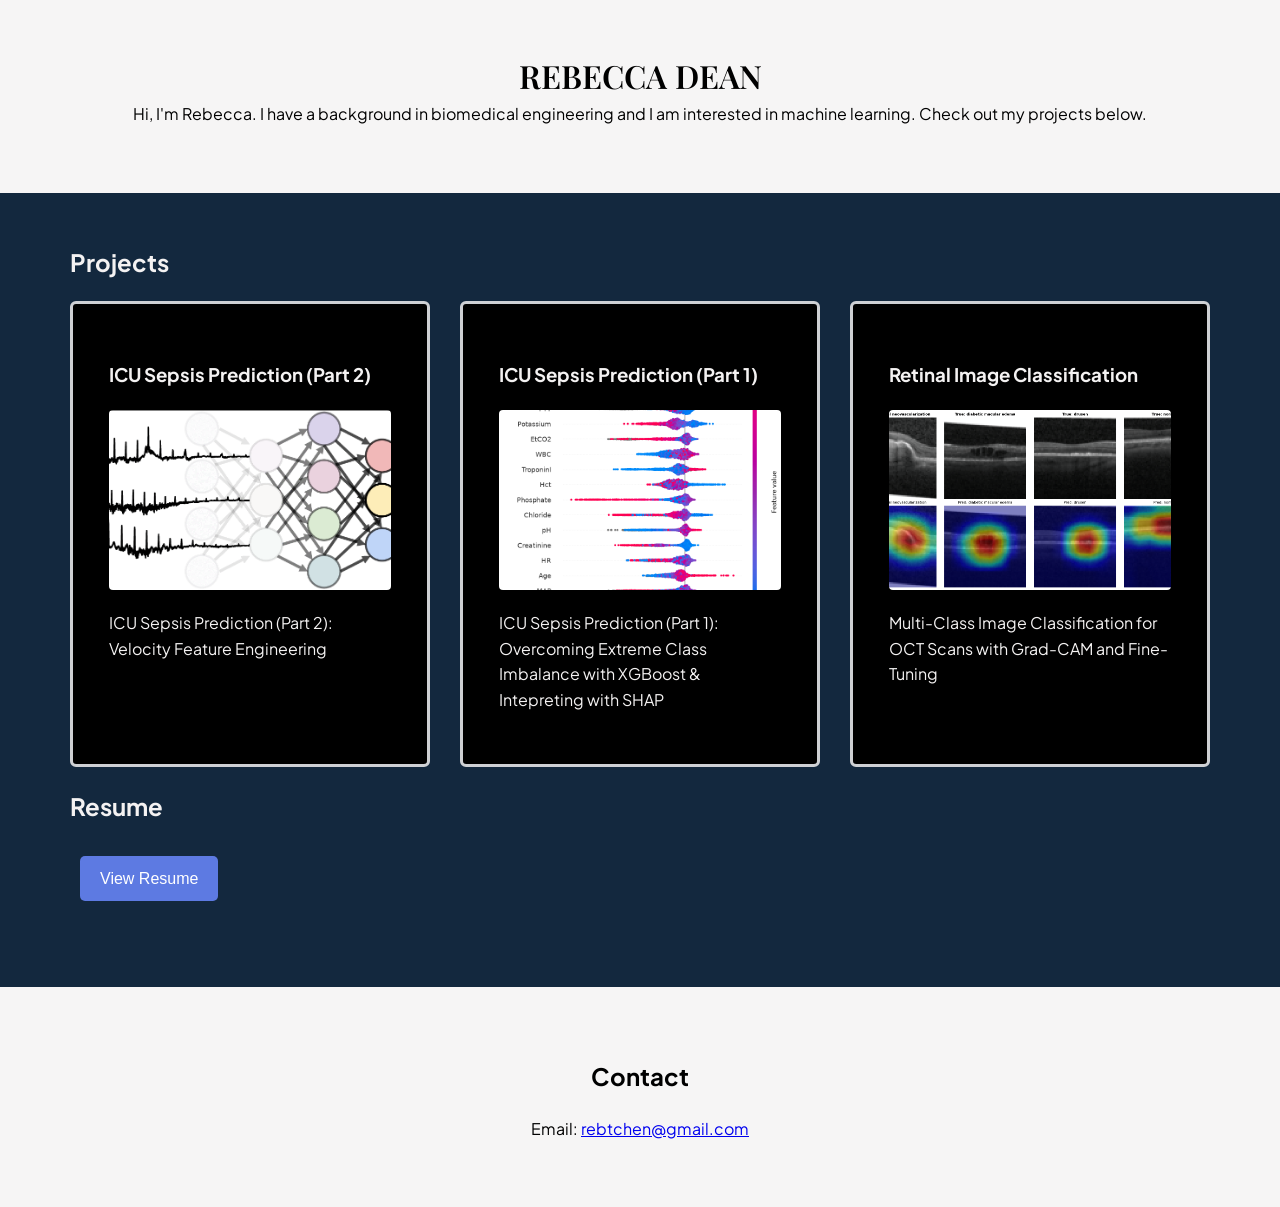
<file: index.html>
<!DOCTYPE html>
<html lang="en">
<head>
    <meta charset="UTF-8">
    <meta name="viewport" content="width=device-width, initial-scale=1.0">
    <link rel="stylesheet" href="style.css">
    <title>REBECCA DEAN</title>
</head>
<body>

    <header>
        
        <h1>REBECCA DEAN</h1>
        <p>Hi, I'm Rebecca. I have a background in biomedical engineering and I am interested in machine learning. Check out my projects below. 
        </p>
        

    </header>

    <main>
        
        <h2>Projects</h2>
        <div class="grid">
            <div class="card">
                <a href="sepsis_deltas/index.html" class="card-link">
                    <h3>ICU Sepsis Prediction (Part 2)</h3>
                    <img src="sepsis_deltas/physionet.gif" alt="Sepsis Screenshot">
                    <p>ICU Sepsis Prediction (Part 2): Velocity Feature Engineering</p>
                </a>
            </div>
            
            <div class="card">
                <a href="sepsis/index.html" class="card-link">
                    <h3>ICU Sepsis Prediction (Part 1)</h3>
                    <img src="sepsis/shap_swarm.png" alt="Sepsis Screenshot">
                    <p>ICU Sepsis Prediction (Part 1): Overcoming Extreme Class Imbalance with XGBoost & Intepreting with SHAP</p>
                </a>
            </div>
            
            <div class="card">
                <a href="oct_classification/index.html" class="card-link">
                    <h3>Retinal Image Classification</h3>
                    <img src="oct_classification/gradcam.png" alt="OCT Screenshot">
                    <p>Multi-Class Image Classification for OCT Scans with Grad-CAM and Fine-Tuning</p>
                    
                </a>
            </div>
            
        </div>

        <h2>Resume</h2>
        <p><a href='RebeccaDeanResume.pdf' class="download-button">View Resume</a></p>
        
    </main>
    <footer>
        <h2>Contact</h2>
        <p>Email: <a href="mailto:rebtchen@gmail.com">rebtchen@gmail.com</a></p>
    </footer>

    
</body>
</html>
</file>
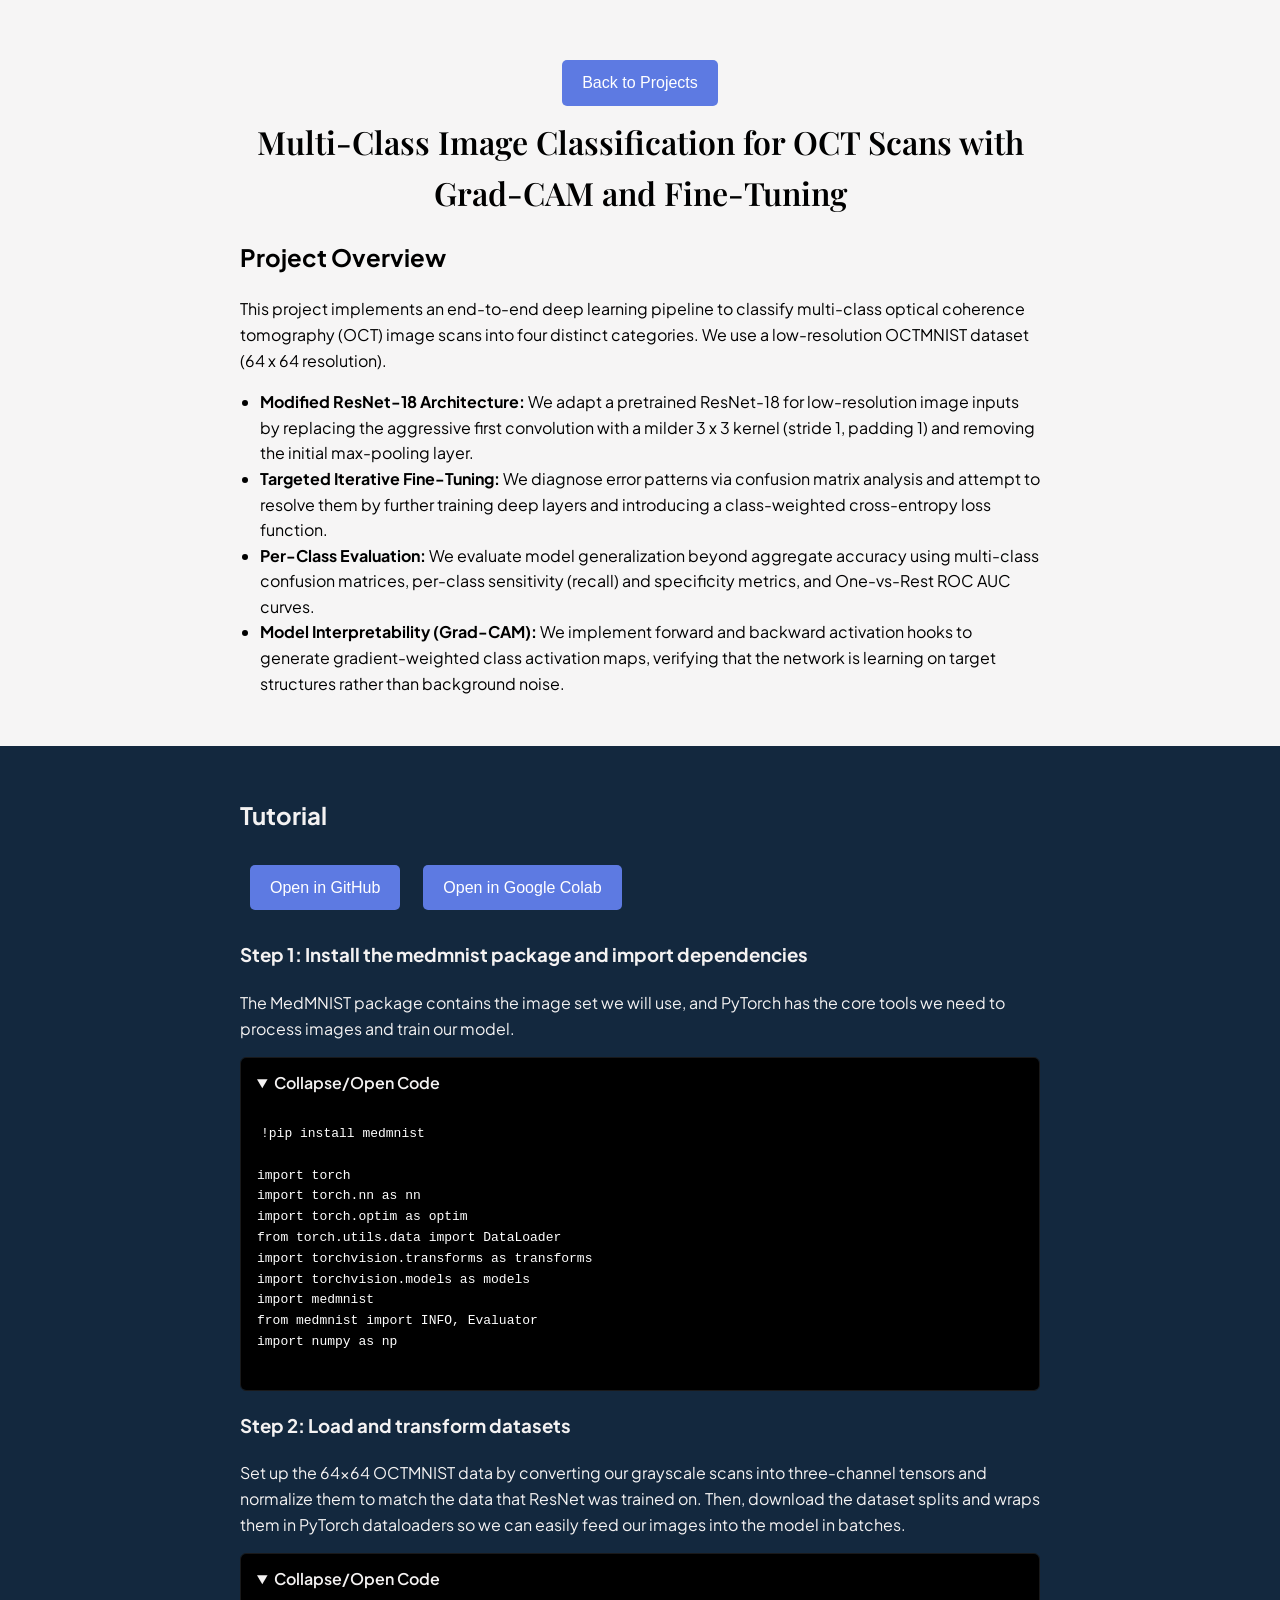
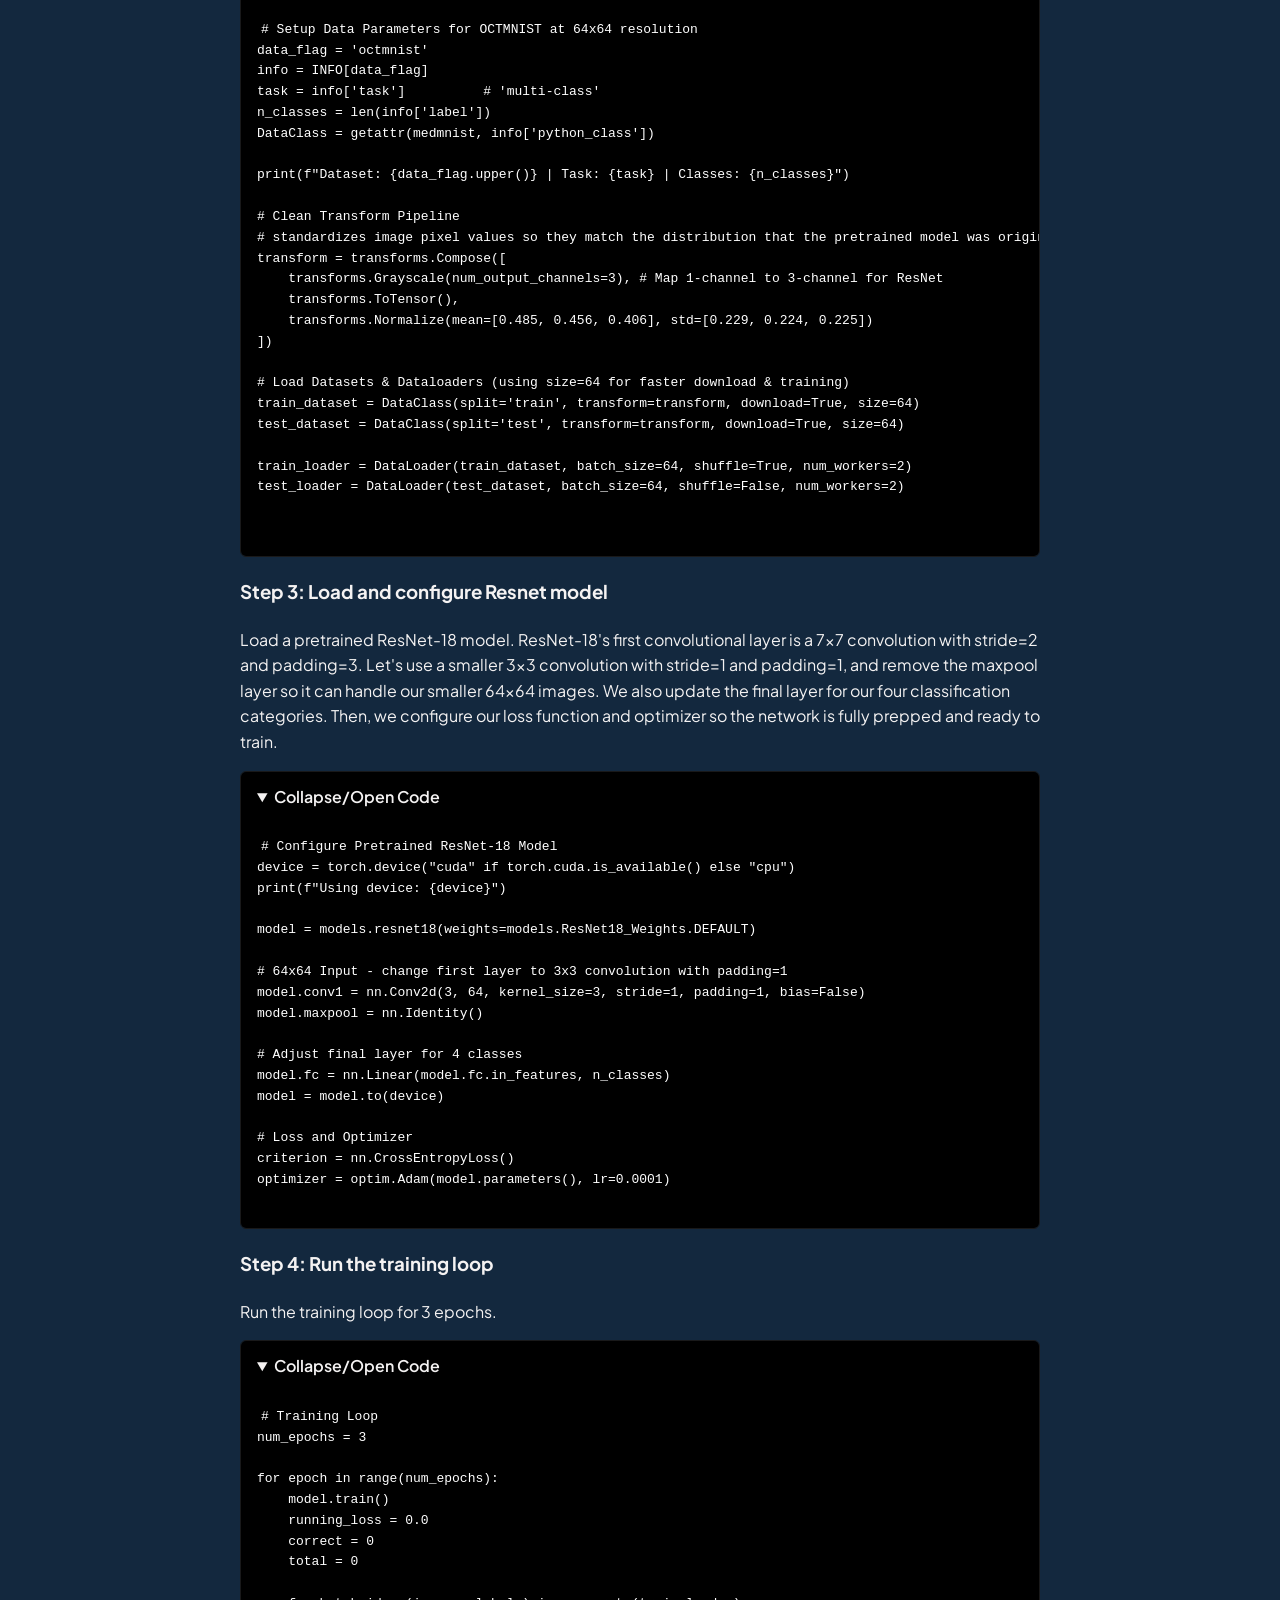
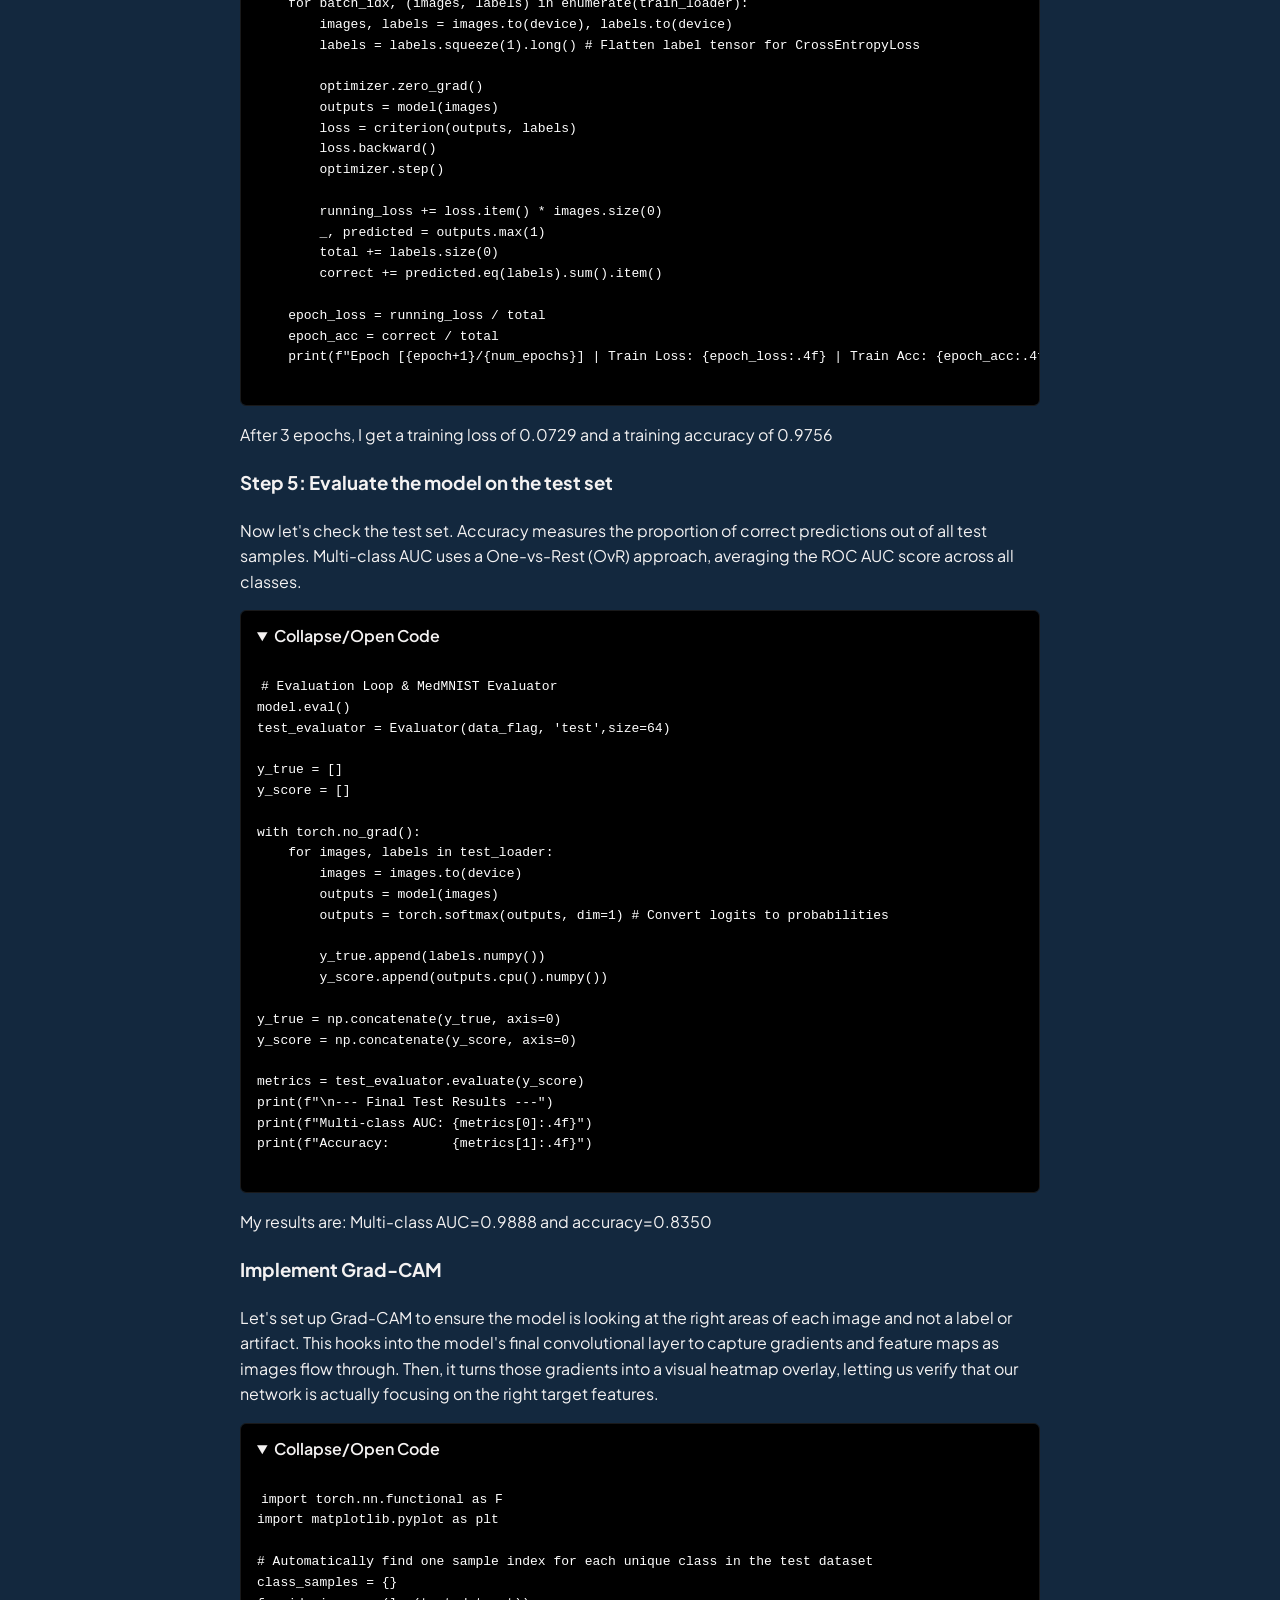
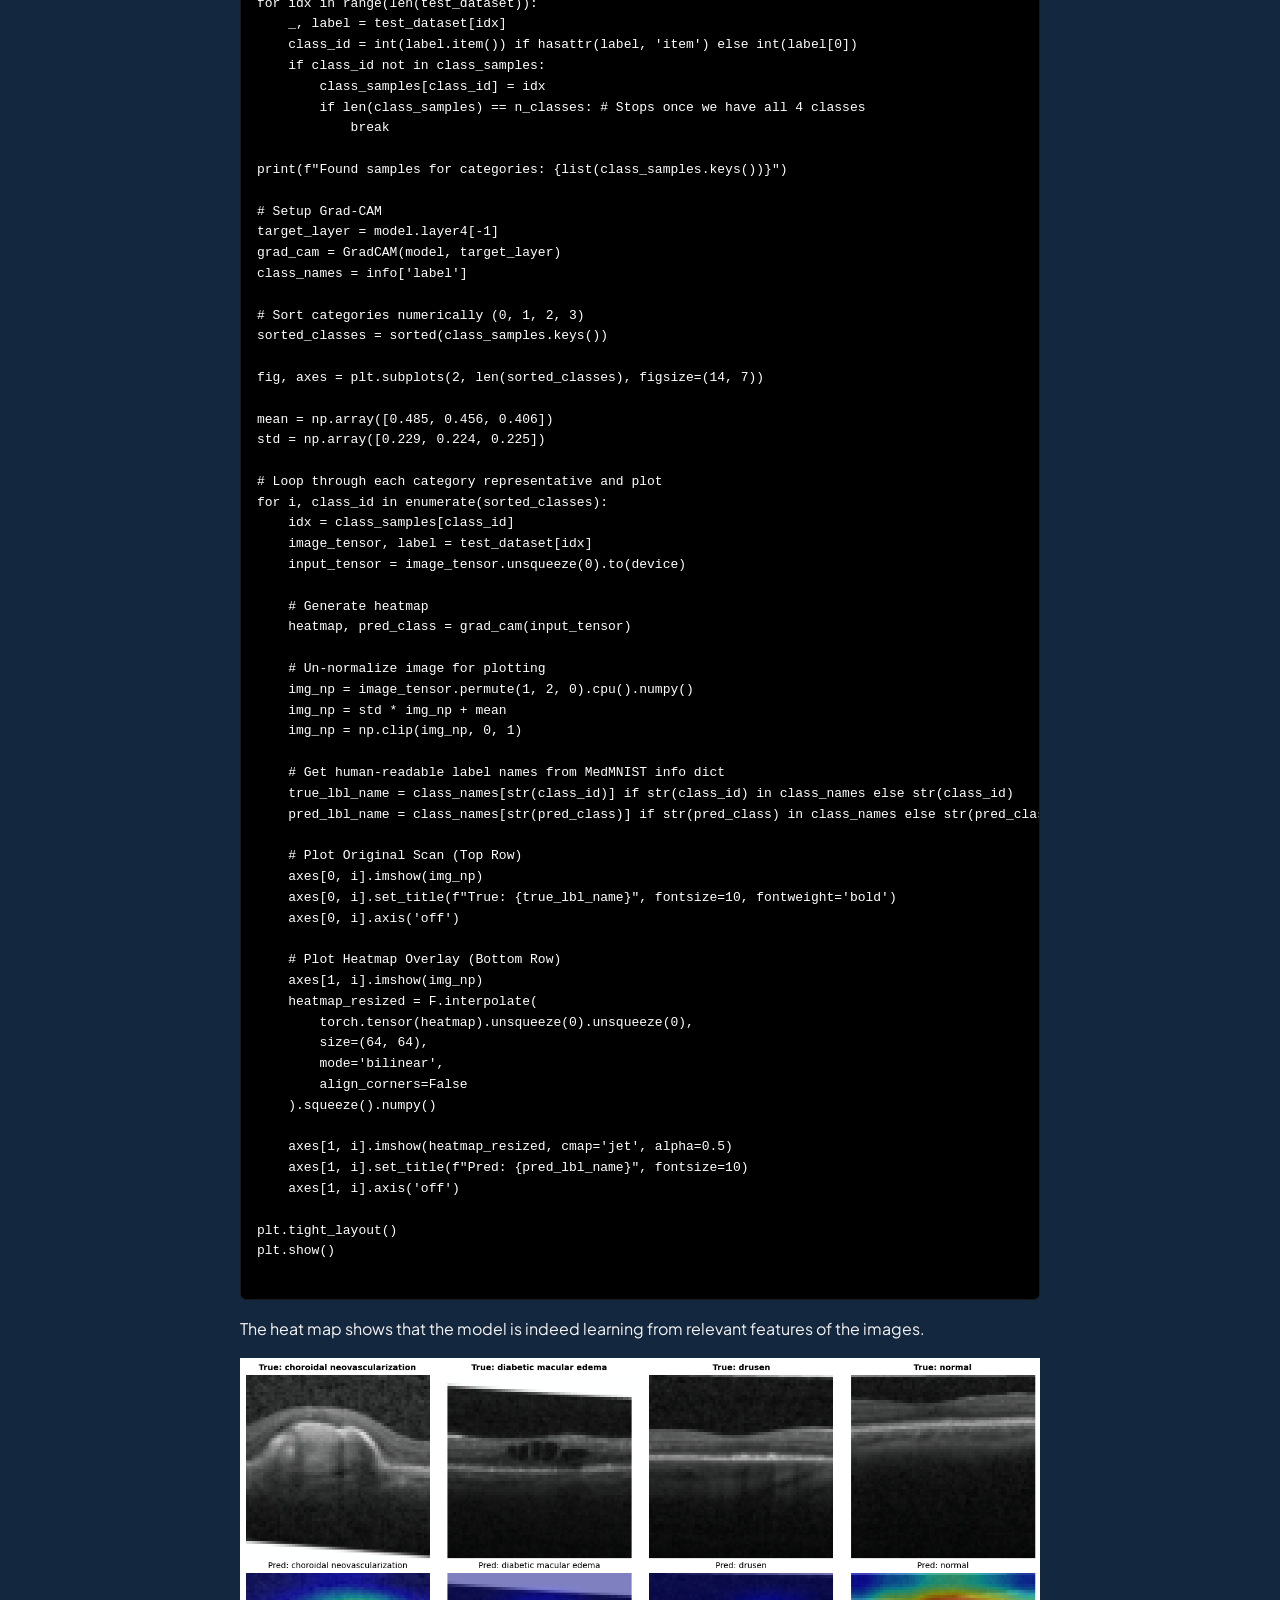
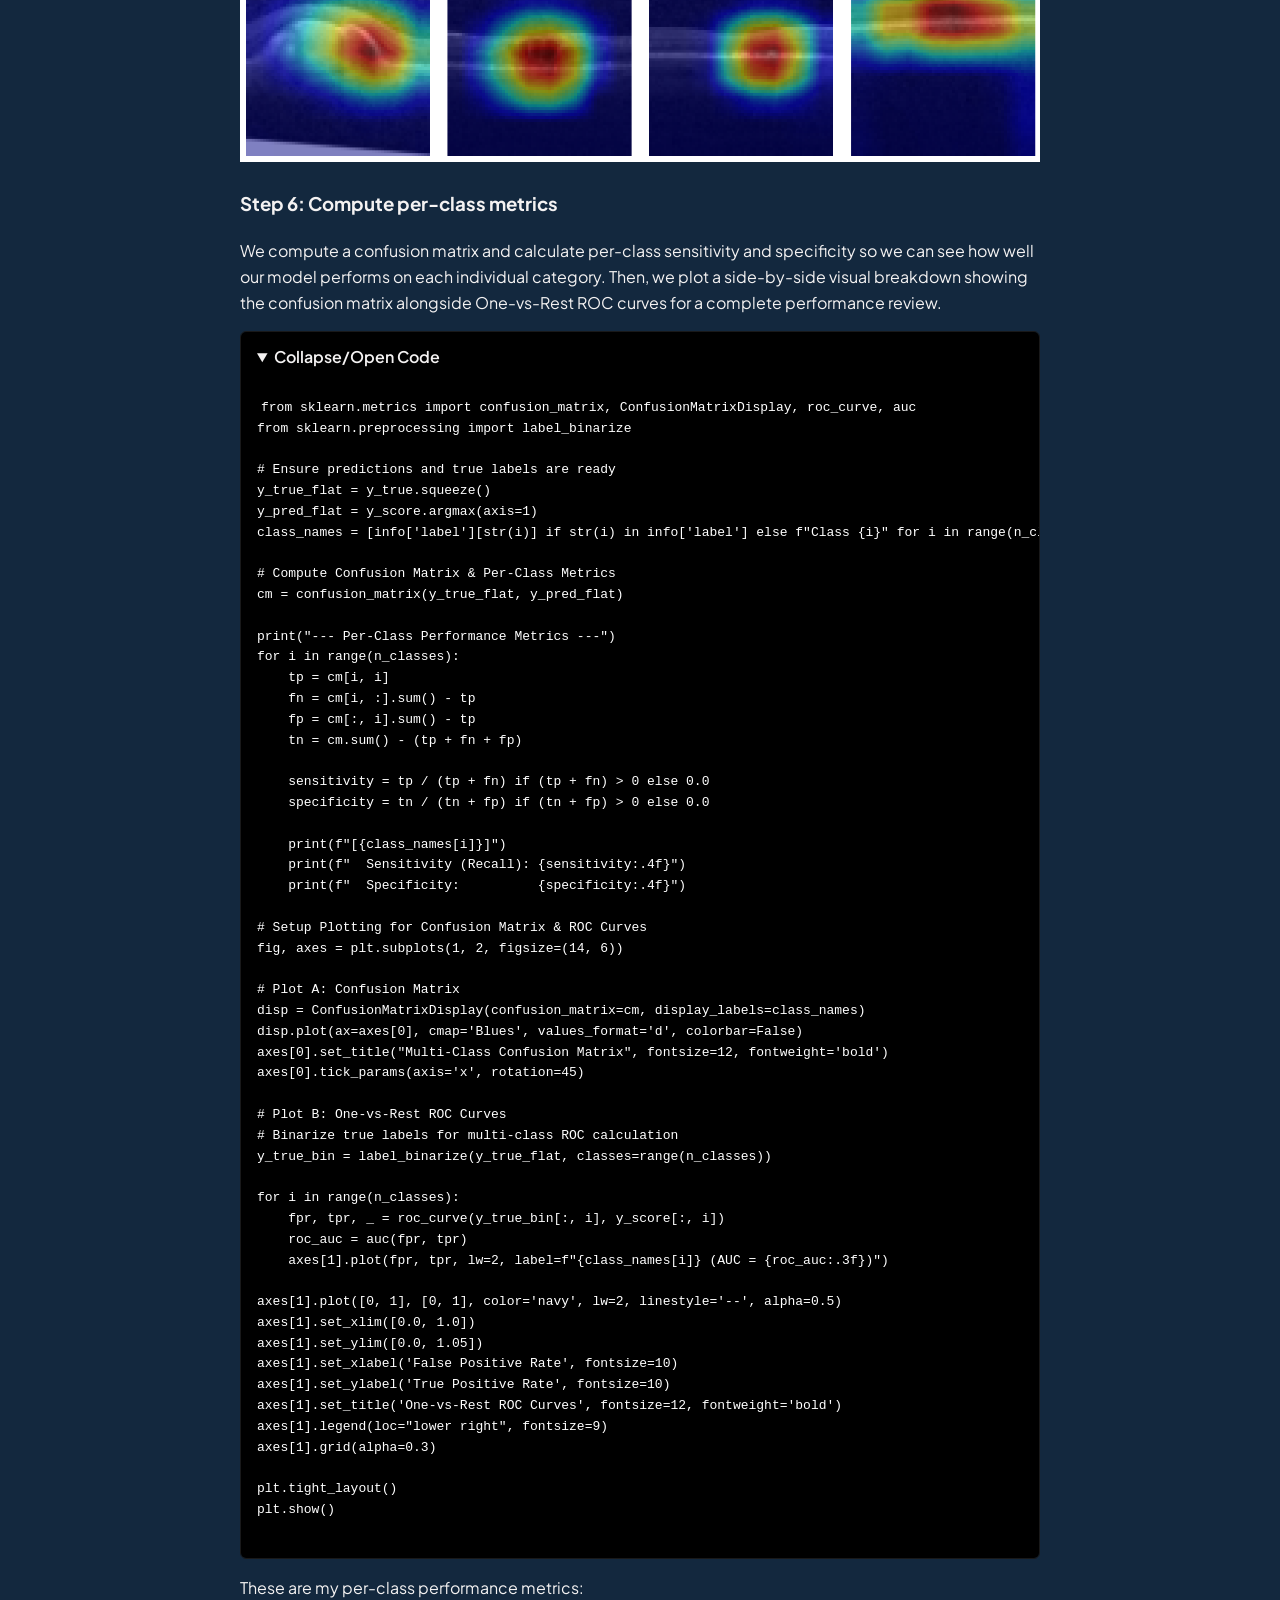
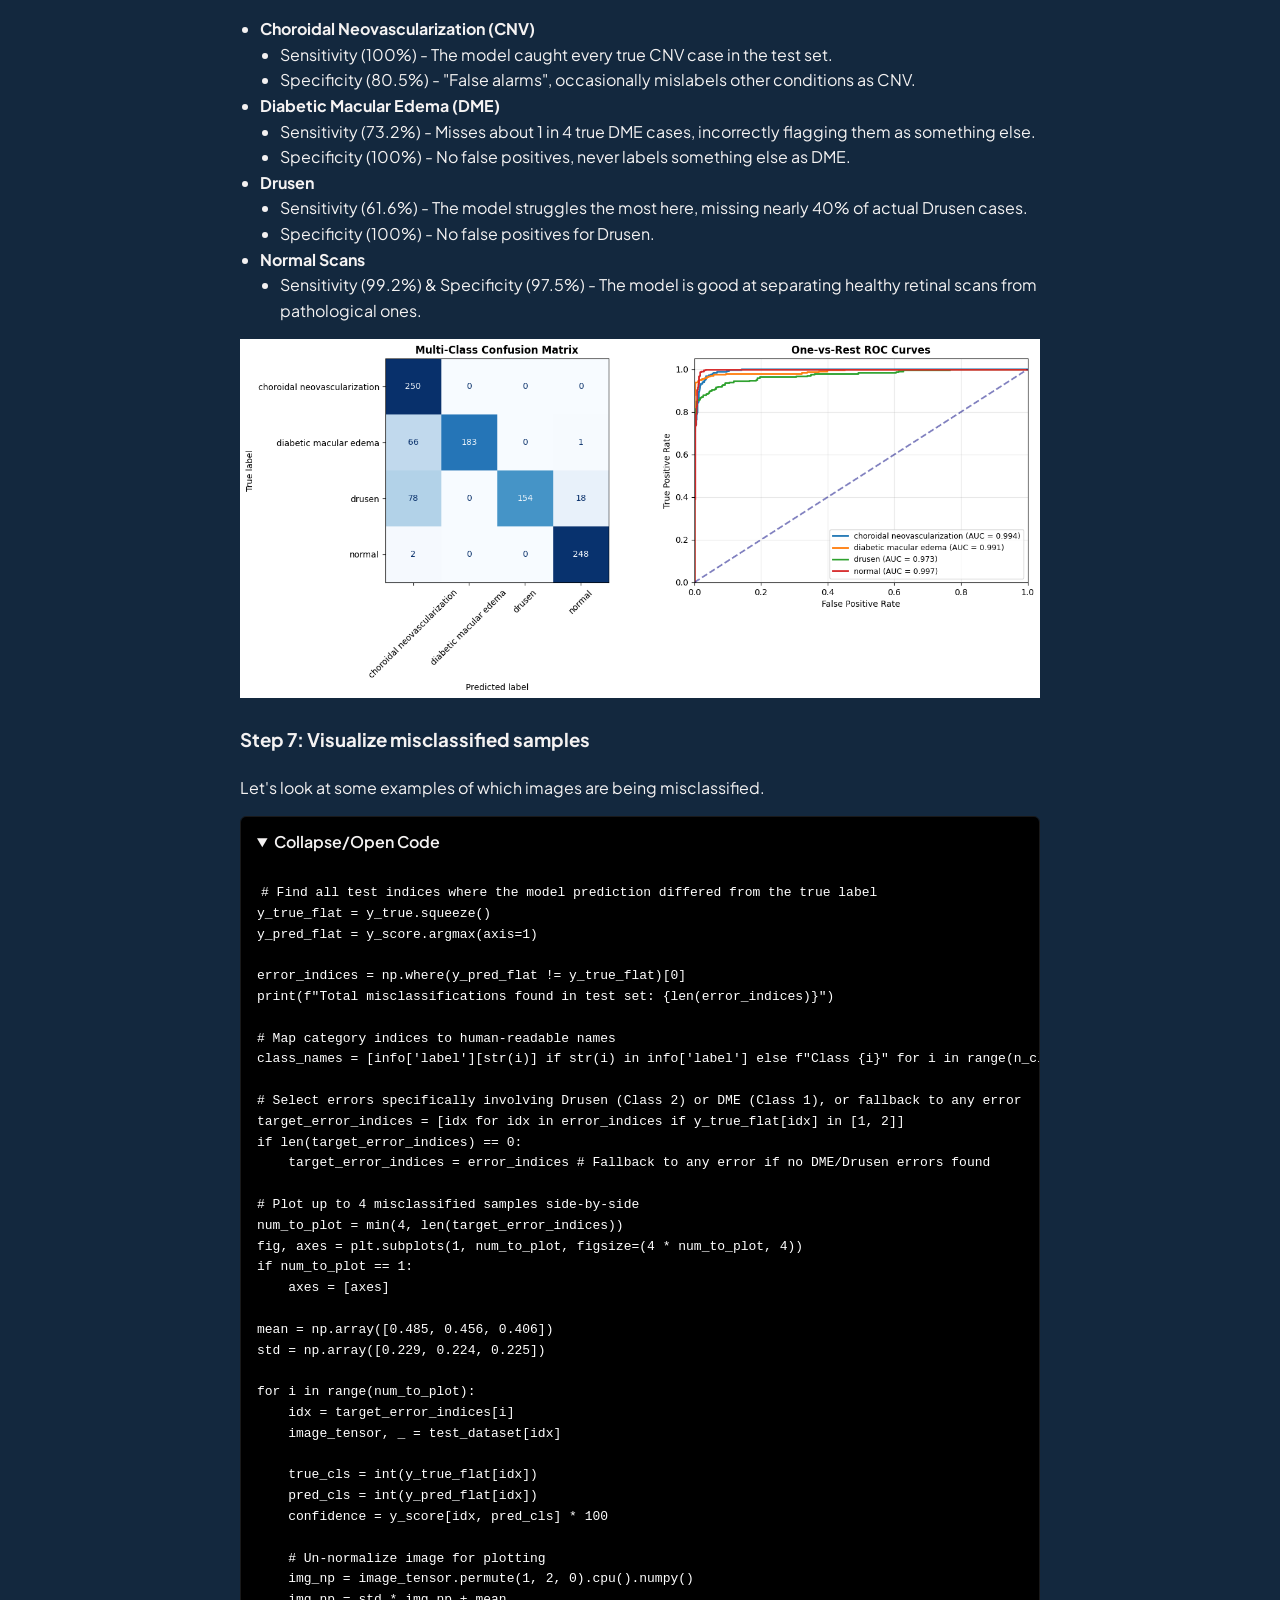
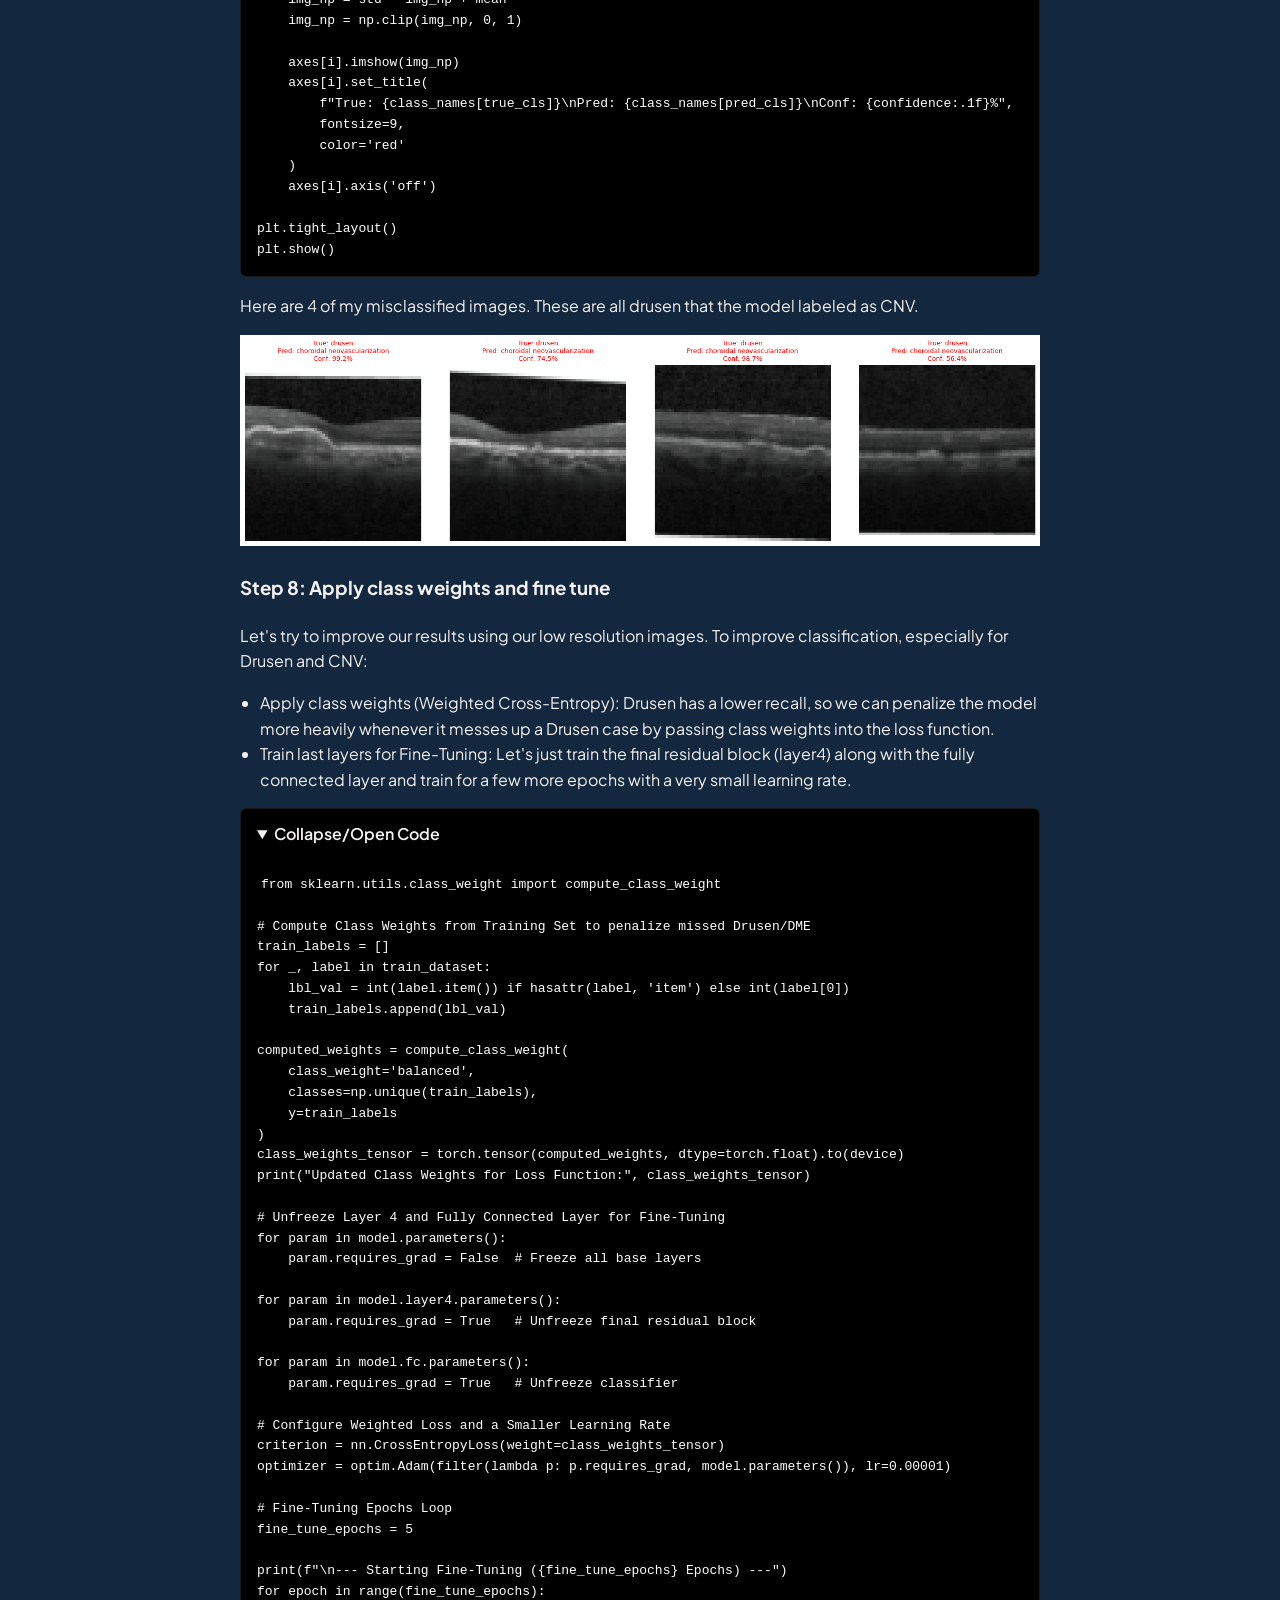
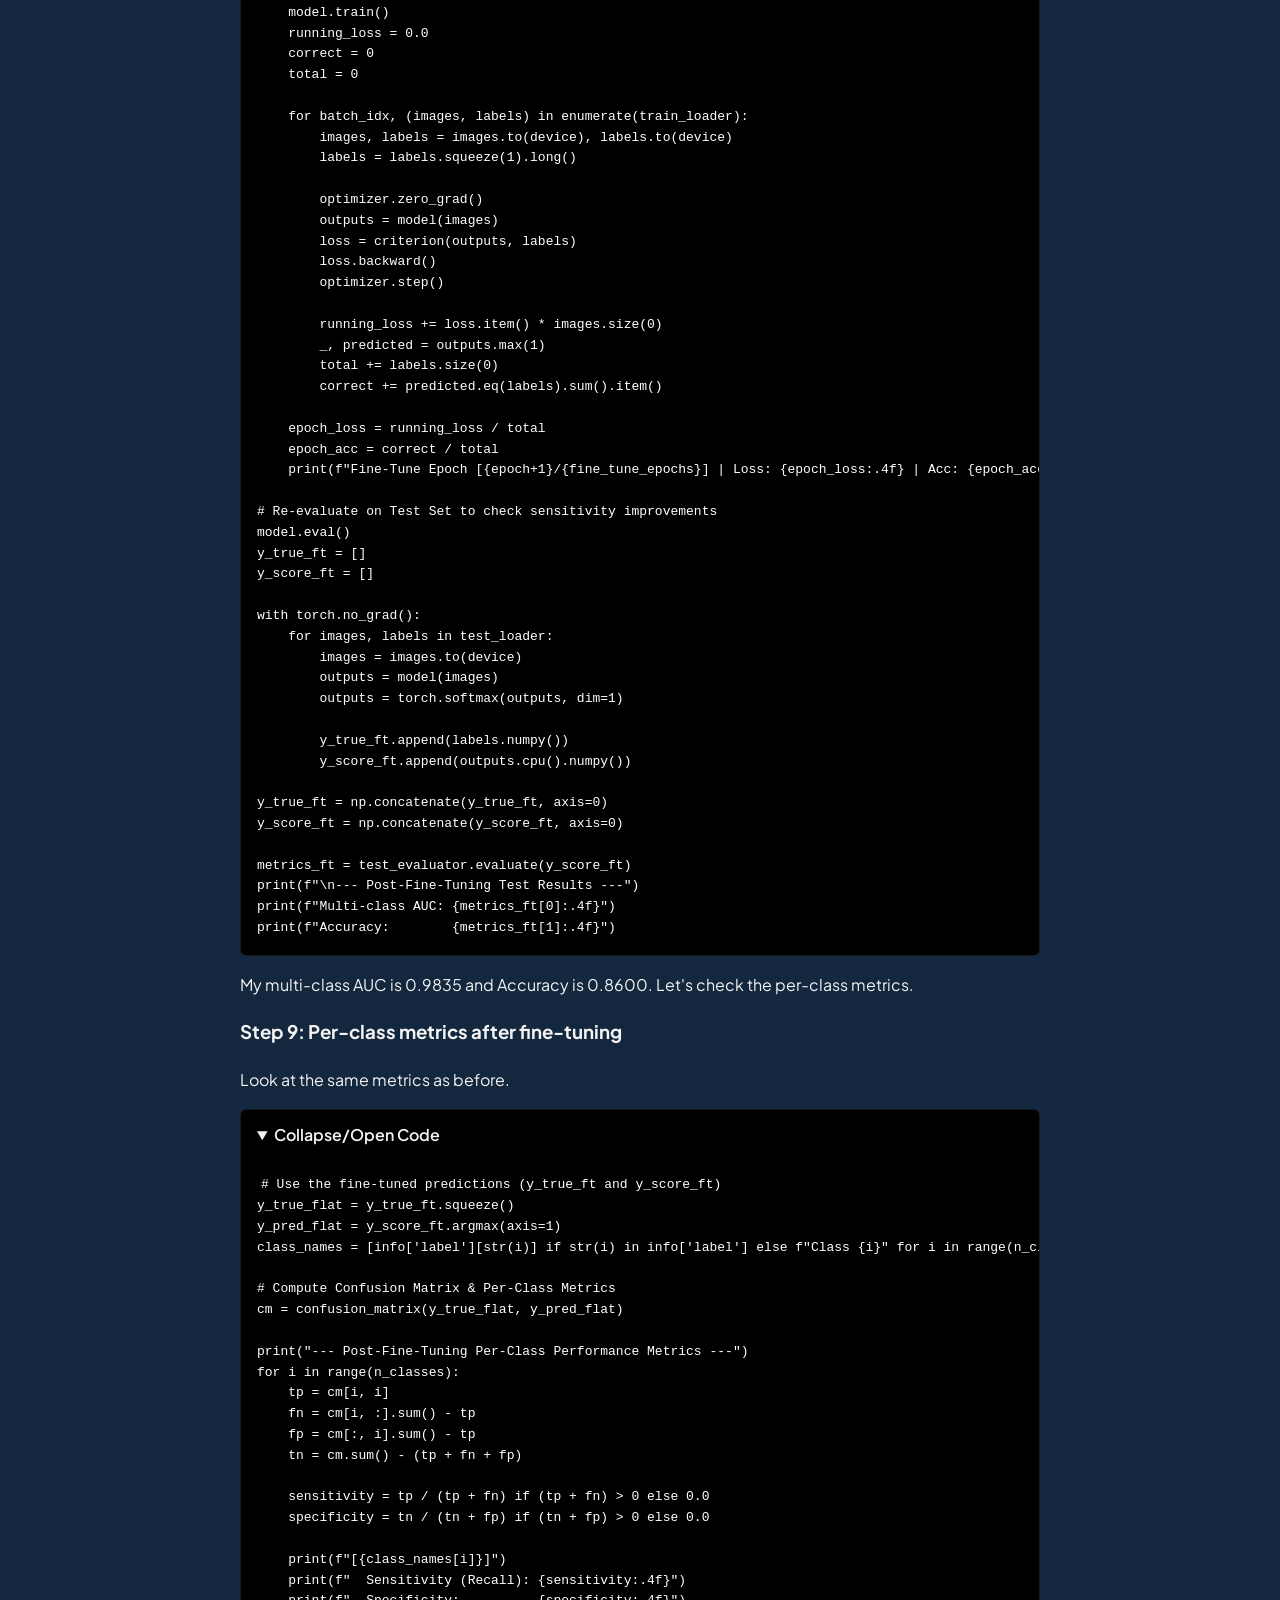
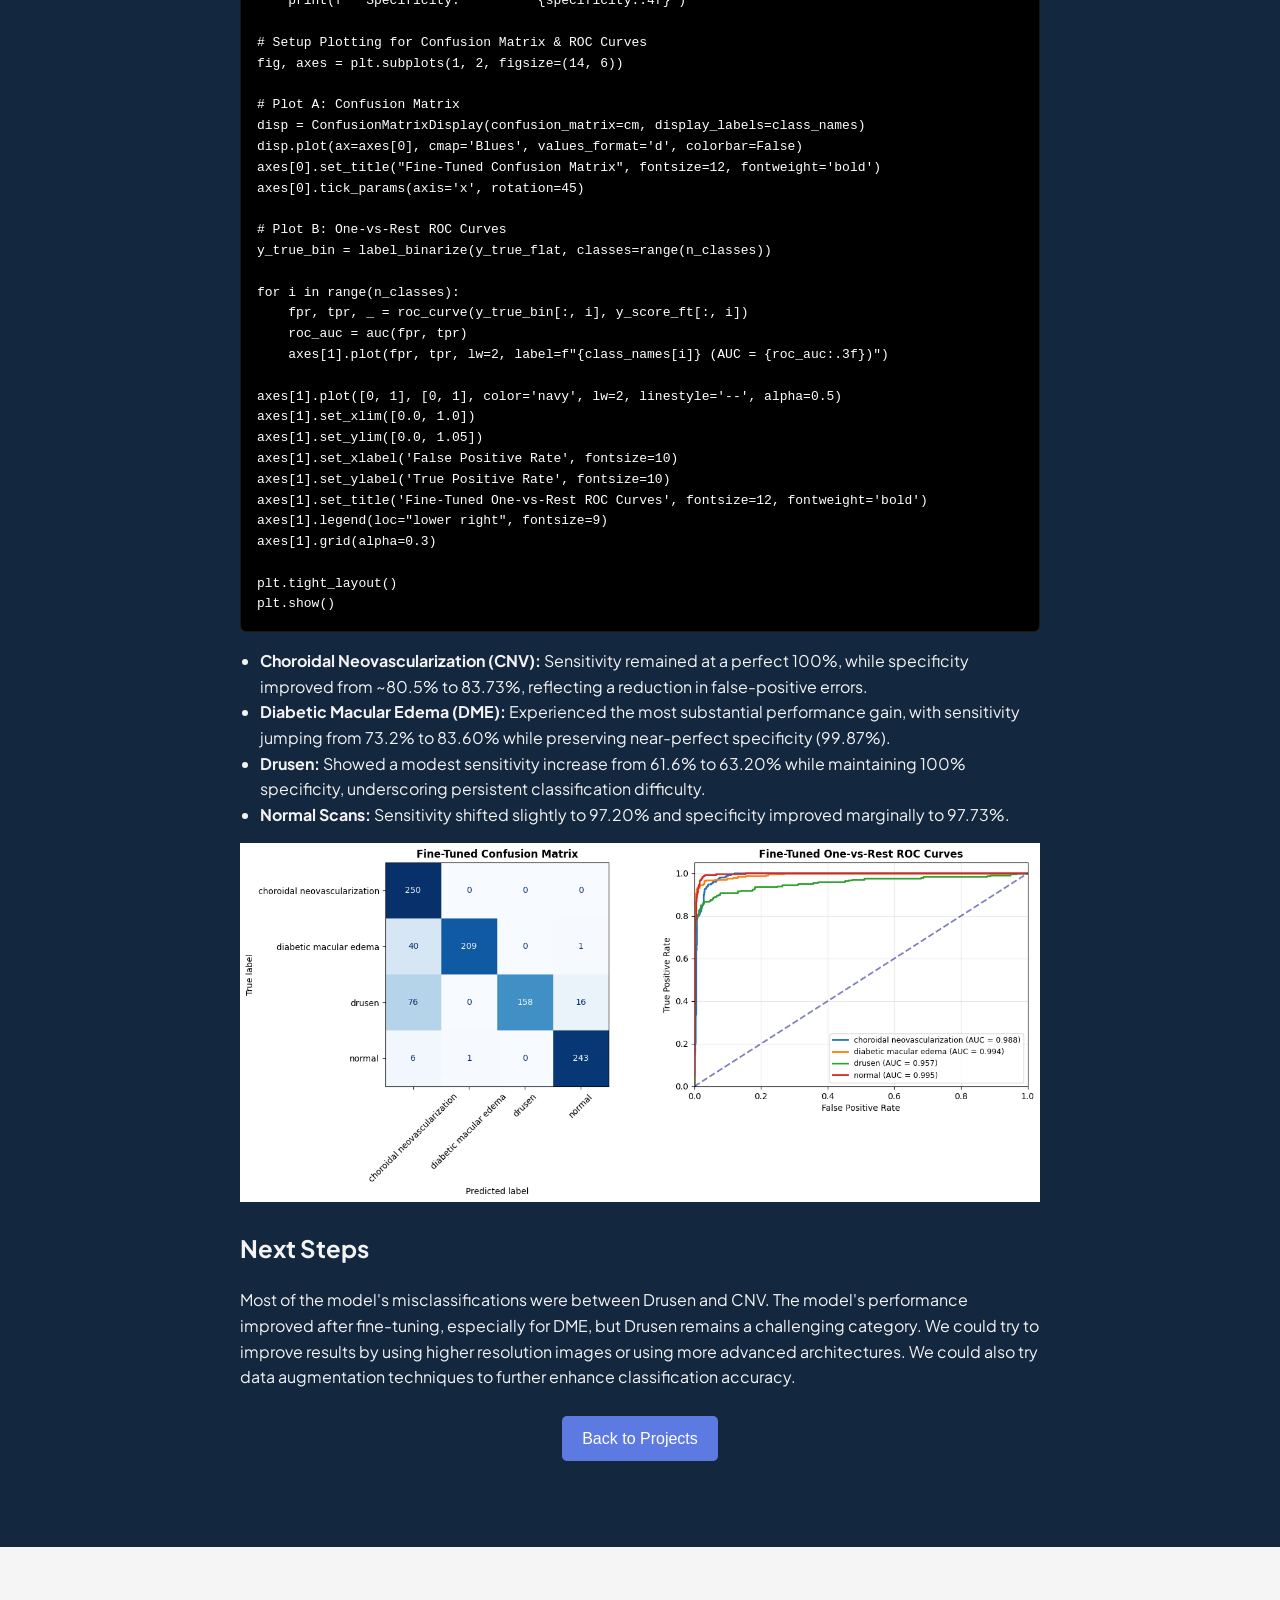
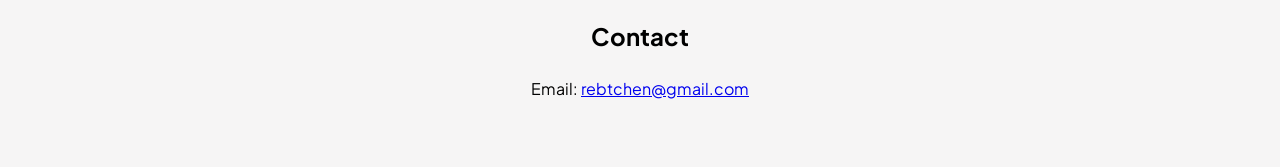
<file: oct_classification/index.html>
<!DOCTYPE html>
<html lang="en">
<head>
    <meta charset="UTF-8">
    <meta name="viewport" content="width=device-width, initial-scale=1.0">
    <link rel="stylesheet" href="..\style.css">
    <title>Portfolio</title>
</head>
<body>



    <header>
    <a href="..\index.html" class="download-button">Back to Projects</a>
        <h1>Multi-Class Image Classification for OCT Scans with Grad-CAM and Fine-Tuning</h1>
        <div class="overview">
        <h2>Project Overview</h2>
        <p>This project implements an end-to-end deep learning pipeline to classify multi-class optical coherence tomography (OCT) image scans into four distinct categories. We use a low-resolution OCTMNIST dataset (64 x 64 resolution).</p>

<ul>
  <li>
    <strong>Modified ResNet-18 Architecture:</strong> We adapt a pretrained ResNet-18 for low-resolution image inputs by replacing the aggressive first convolution with a milder 3 x 3 kernel (stride 1, padding 1) and removing the initial max-pooling layer.
  </li>
  <li>
    <strong>Targeted Iterative Fine-Tuning:</strong> We diagnose error patterns via confusion matrix analysis and attempt to resolve them by further training deep layers and introducing a class-weighted cross-entropy loss function.
  </li>
  <li>
    <strong>Per-Class Evaluation:</strong> We evaluate model generalization beyond aggregate accuracy using multi-class confusion matrices, per-class sensitivity (recall) and specificity metrics, and One-vs-Rest ROC AUC curves.
  </li>
  <li>
    <strong>Model Interpretability (Grad-CAM):</strong> We implement forward and backward activation hooks to generate gradient-weighted class activation maps, verifying that the network is learning on target structures rather than background noise.
  </li>
</ul>
        </div>
    </header>
        <main><div class="tutorial">
            
    <h2>Tutorial</h2>
    <a href="https://github.com/bbqrebs/octmnist" class="download-button" target="_blank" rel="noopener noreferrer">Open in GitHub</a>
        <a href="https://colab.research.google.com/drive/1MdTlpIOTpLB6EkzqLLj0VwJCH5Hybpna?usp=sharing" class="download-button" target="_blank" rel="noopener noreferrer">Open in Google Colab</a>
    

    <h3>Step 1: Install the medmnist package and import dependencies</h3>

    <p>The MedMNIST package contains the image set we will use, and PyTorch has the core tools we need to process images and train our model. </p>
    
    <details class="code-collapse" open>
    <summary>Collapse/Open Code</summary>

    <pre><code>!pip install medmnist

import torch
import torch.nn as nn
import torch.optim as optim
from torch.utils.data import DataLoader
import torchvision.transforms as transforms
import torchvision.models as models
import medmnist
from medmnist import INFO, Evaluator
import numpy as np
    </code></pre>

    </details>


    <h3>Step 2: Load and transform datasets</h3>

    <p>Set up the 64x64 OCTMNIST data by converting our grayscale scans into three-channel tensors and normalize them to match the data that ResNet was trained on. Then, download the dataset splits and wraps them in PyTorch dataloaders so we can easily feed our images into the model in batches.</p>
        <details class="code-collapse" open>
    <summary>Collapse/Open Code</summary>
    <pre><code># Setup Data Parameters for OCTMNIST at 64x64 resolution
data_flag = 'octmnist'
info = INFO[data_flag]
task = info['task']          # 'multi-class'
n_classes = len(info['label'])
DataClass = getattr(medmnist, info['python_class'])

print(f"Dataset: {data_flag.upper()} | Task: {task} | Classes: {n_classes}")

# Clean Transform Pipeline
# standardizes image pixel values so they match the distribution that the pretrained model was originally trained on
transform = transforms.Compose([
    transforms.Grayscale(num_output_channels=3), # Map 1-channel to 3-channel for ResNet
    transforms.ToTensor(),
    transforms.Normalize(mean=[0.485, 0.456, 0.406], std=[0.229, 0.224, 0.225]) 
])

# Load Datasets & Dataloaders (using size=64 for faster download & training)
train_dataset = DataClass(split='train', transform=transform, download=True, size=64)
test_dataset = DataClass(split='test', transform=transform, download=True, size=64)

train_loader = DataLoader(train_dataset, batch_size=64, shuffle=True, num_workers=2)
test_loader = DataLoader(test_dataset, batch_size=64, shuffle=False, num_workers=2)

    </code></pre>
    </details>

<h3>Step 3: Load and configure Resnet model</h3>
<p>Load a pretrained ResNet-18 model. ResNet-18's first convolutional layer is a 7x7 convolution with stride=2 and padding=3. Let's use a smaller 3x3 convolution with stride=1 and padding=1, and remove the maxpool layer so it can handle our smaller 64x64 images. We also update the final layer for our four classification categories. Then, we configure our loss function and optimizer so the network is fully prepped and ready to train.</p>
    <details class="code-collapse" open>
    <summary>Collapse/Open Code</summary>
    <pre><code># Configure Pretrained ResNet-18 Model
device = torch.device("cuda" if torch.cuda.is_available() else "cpu")
print(f"Using device: {device}")

model = models.resnet18(weights=models.ResNet18_Weights.DEFAULT)

# 64x64 Input - change first layer to 3x3 convolution with padding=1
model.conv1 = nn.Conv2d(3, 64, kernel_size=3, stride=1, padding=1, bias=False)
model.maxpool = nn.Identity()

# Adjust final layer for 4 classes
model.fc = nn.Linear(model.fc.in_features, n_classes)
model = model.to(device)

# Loss and Optimizer
criterion = nn.CrossEntropyLoss()
optimizer = optim.Adam(model.parameters(), lr=0.0001)

</code></pre>
    </details>

<h3>Step 4: Run the training loop</h3>

<p>Run the training loop for 3 epochs.</p>

    <details class="code-collapse" open>
    <summary>Collapse/Open Code</summary>
<pre><code># Training Loop
num_epochs = 3  

for epoch in range(num_epochs):
    model.train()
    running_loss = 0.0
    correct = 0
    total = 0

    for batch_idx, (images, labels) in enumerate(train_loader):
        images, labels = images.to(device), labels.to(device)
        labels = labels.squeeze(1).long() # Flatten label tensor for CrossEntropyLoss

        optimizer.zero_grad()
        outputs = model(images)
        loss = criterion(outputs, labels)
        loss.backward()
        optimizer.step()

        running_loss += loss.item() * images.size(0)
        _, predicted = outputs.max(1)
        total += labels.size(0)
        correct += predicted.eq(labels).sum().item()

    epoch_loss = running_loss / total
    epoch_acc = correct / total
    print(f"Epoch [{epoch+1}/{num_epochs}] | Train Loss: {epoch_loss:.4f} | Train Acc: {epoch_acc:.4f}")

</code></pre>
</details>

<p>After 3 epochs, I get a training loss of 0.0729 and a training accuracy of 0.9756</p>


<h3>Step 5: Evaluate the model on the test set</h3>

<p>Now let's check the test set. Accuracy measures the proportion of correct predictions out of all test samples. Multi-class AUC uses a One-vs-Rest (OvR) approach, averaging the ROC AUC score across all classes.</p>

    <details class="code-collapse" open>
    <summary>Collapse/Open Code</summary>
<pre><code># Evaluation Loop & MedMNIST Evaluator
model.eval()
test_evaluator = Evaluator(data_flag, 'test',size=64)

y_true = []
y_score = []

with torch.no_grad():
    for images, labels in test_loader:
        images = images.to(device)
        outputs = model(images)
        outputs = torch.softmax(outputs, dim=1) # Convert logits to probabilities

        y_true.append(labels.numpy())
        y_score.append(outputs.cpu().numpy())

y_true = np.concatenate(y_true, axis=0)
y_score = np.concatenate(y_score, axis=0)

metrics = test_evaluator.evaluate(y_score)
print(f"\n--- Final Test Results ---")
print(f"Multi-class AUC: {metrics[0]:.4f}")
print(f"Accuracy:        {metrics[1]:.4f}")

</code></pre>
</details>

<p>My results are: Multi-class AUC=0.9888 and accuracy=0.8350</p>

<h3>Implement Grad-CAM</h3>

<p>Let's set up Grad-CAM to ensure the model is looking at the right areas of each image and not a label or artifact. This hooks into the model's final convolutional layer to capture gradients and feature maps as images flow through. Then, it turns those gradients into a visual heatmap overlay, letting us verify that our network is actually focusing on the right target features.</p>

    <details class="code-collapse" open>
    <summary>Collapse/Open Code</summary>
<pre><code>import torch.nn.functional as F
import matplotlib.pyplot as plt

# Automatically find one sample index for each unique class in the test dataset
class_samples = {}
for idx in range(len(test_dataset)):
    _, label = test_dataset[idx]
    class_id = int(label.item()) if hasattr(label, 'item') else int(label[0])
    if class_id not in class_samples:
        class_samples[class_id] = idx
        if len(class_samples) == n_classes: # Stops once we have all 4 classes
            break

print(f"Found samples for categories: {list(class_samples.keys())}")

# Setup Grad-CAM
target_layer = model.layer4[-1]
grad_cam = GradCAM(model, target_layer)
class_names = info['label']

# Sort categories numerically (0, 1, 2, 3)
sorted_classes = sorted(class_samples.keys())

fig, axes = plt.subplots(2, len(sorted_classes), figsize=(14, 7))

mean = np.array([0.485, 0.456, 0.406])
std = np.array([0.229, 0.224, 0.225])

# Loop through each category representative and plot
for i, class_id in enumerate(sorted_classes):
    idx = class_samples[class_id]
    image_tensor, label = test_dataset[idx]
    input_tensor = image_tensor.unsqueeze(0).to(device)

    # Generate heatmap
    heatmap, pred_class = grad_cam(input_tensor)

    # Un-normalize image for plotting
    img_np = image_tensor.permute(1, 2, 0).cpu().numpy()
    img_np = std * img_np + mean
    img_np = np.clip(img_np, 0, 1)

    # Get human-readable label names from MedMNIST info dict
    true_lbl_name = class_names[str(class_id)] if str(class_id) in class_names else str(class_id)
    pred_lbl_name = class_names[str(pred_class)] if str(pred_class) in class_names else str(pred_class)

    # Plot Original Scan (Top Row)
    axes[0, i].imshow(img_np)
    axes[0, i].set_title(f"True: {true_lbl_name}", fontsize=10, fontweight='bold')
    axes[0, i].axis('off')

    # Plot Heatmap Overlay (Bottom Row)
    axes[1, i].imshow(img_np)
    heatmap_resized = F.interpolate(
        torch.tensor(heatmap).unsqueeze(0).unsqueeze(0),
        size=(64, 64),
        mode='bilinear',
        align_corners=False
    ).squeeze().numpy()

    axes[1, i].imshow(heatmap_resized, cmap='jet', alpha=0.5)
    axes[1, i].set_title(f"Pred: {pred_lbl_name}", fontsize=10)
    axes[1, i].axis('off')

plt.tight_layout()
plt.show()

</code></pre>
</details>

<p>The heat map shows that the model is indeed learning from relevant features of the images.
</p>

<img src="gradcam.png" alt="Grad-CAM Results" style="max-width: 100%; height: auto;">

<h3>Step 6: Compute per-class metrics</h3>

<p>We compute a confusion matrix and calculate per-class sensitivity and specificity so we can see how well our model performs on each individual category. Then, we plot a side-by-side visual breakdown showing the confusion matrix alongside One-vs-Rest ROC curves for a complete performance review.</p>

    <details class="code-collapse" open>
    <summary>Collapse/Open Code</summary>
<pre><code>from sklearn.metrics import confusion_matrix, ConfusionMatrixDisplay, roc_curve, auc
from sklearn.preprocessing import label_binarize

# Ensure predictions and true labels are ready
y_true_flat = y_true.squeeze()
y_pred_flat = y_score.argmax(axis=1)
class_names = [info['label'][str(i)] if str(i) in info['label'] else f"Class {i}" for i in range(n_classes)]

# Compute Confusion Matrix & Per-Class Metrics
cm = confusion_matrix(y_true_flat, y_pred_flat)

print("--- Per-Class Performance Metrics ---")
for i in range(n_classes):
    tp = cm[i, i]
    fn = cm[i, :].sum() - tp
    fp = cm[:, i].sum() - tp
    tn = cm.sum() - (tp + fn + fp)

    sensitivity = tp / (tp + fn) if (tp + fn) > 0 else 0.0
    specificity = tn / (tn + fp) if (tn + fp) > 0 else 0.0

    print(f"[{class_names[i]}]")
    print(f"  Sensitivity (Recall): {sensitivity:.4f}")
    print(f"  Specificity:          {specificity:.4f}")

# Setup Plotting for Confusion Matrix & ROC Curves
fig, axes = plt.subplots(1, 2, figsize=(14, 6))

# Plot A: Confusion Matrix
disp = ConfusionMatrixDisplay(confusion_matrix=cm, display_labels=class_names)
disp.plot(ax=axes[0], cmap='Blues', values_format='d', colorbar=False)
axes[0].set_title("Multi-Class Confusion Matrix", fontsize=12, fontweight='bold')
axes[0].tick_params(axis='x', rotation=45)

# Plot B: One-vs-Rest ROC Curves
# Binarize true labels for multi-class ROC calculation
y_true_bin = label_binarize(y_true_flat, classes=range(n_classes))

for i in range(n_classes):
    fpr, tpr, _ = roc_curve(y_true_bin[:, i], y_score[:, i])
    roc_auc = auc(fpr, tpr)
    axes[1].plot(fpr, tpr, lw=2, label=f"{class_names[i]} (AUC = {roc_auc:.3f})")

axes[1].plot([0, 1], [0, 1], color='navy', lw=2, linestyle='--', alpha=0.5)
axes[1].set_xlim([0.0, 1.0])
axes[1].set_ylim([0.0, 1.05])
axes[1].set_xlabel('False Positive Rate', fontsize=10)
axes[1].set_ylabel('True Positive Rate', fontsize=10)
axes[1].set_title('One-vs-Rest ROC Curves', fontsize=12, fontweight='bold')
axes[1].legend(loc="lower right", fontsize=9)
axes[1].grid(alpha=0.3)

plt.tight_layout()
plt.show()

</code></pre>
</details>

<p>These are my per-class performance metrics:
<ul><li><strong>Choroidal Neovascularization (CNV)</strong>
    <ul>
<li>Sensitivity (100%) - The model caught every true CNV case in the test set.</li>
<li>
Specificity (80.5%) - "False alarms", occasionally mislabels other conditions as CNV.</li></ul></li>

<li><strong>Diabetic Macular Edema (DME)</strong>
    <ul>
<li>Sensitivity (73.2%) - Misses about 1 in 4 true DME cases, incorrectly flagging them as something else.</li>

<li>Specificity (100%) - No false positives, never labels something else as DME.</li>
</ul>
</li>

<li><strong>Drusen</strong> <ul><li>
Sensitivity (61.6%) - The model struggles the most here, missing nearly 40% of actual Drusen cases.</li>

<li>Specificity (100%) - No false positives for Drusen.</li>
</ul>
</li>
<li><strong>Normal Scans </strong>
    <ul><li>
Sensitivity (99.2%) & Specificity (97.5%) - The model is good at separating healthy retinal scans from pathological ones.</li></ul>
</li>
</ul>
</p>

<img src="curves.png" alt="Per-Class Metrics" style="max-width: 100%; height: auto;">

<h3>Step 7: Visualize misclassified samples</h3>

<p>Let's look at some examples of which images are being misclassified.</p>

    <details class="code-collapse" open>
    <summary>Collapse/Open Code</summary>
<pre><code># Find all test indices where the model prediction differed from the true label
y_true_flat = y_true.squeeze()
y_pred_flat = y_score.argmax(axis=1)

error_indices = np.where(y_pred_flat != y_true_flat)[0]
print(f"Total misclassifications found in test set: {len(error_indices)}")

# Map category indices to human-readable names
class_names = [info['label'][str(i)] if str(i) in info['label'] else f"Class {i}" for i in range(n_classes)]

# Select errors specifically involving Drusen (Class 2) or DME (Class 1), or fallback to any error
target_error_indices = [idx for idx in error_indices if y_true_flat[idx] in [1, 2]]
if len(target_error_indices) == 0:
    target_error_indices = error_indices # Fallback to any error if no DME/Drusen errors found

# Plot up to 4 misclassified samples side-by-side
num_to_plot = min(4, len(target_error_indices))
fig, axes = plt.subplots(1, num_to_plot, figsize=(4 * num_to_plot, 4))
if num_to_plot == 1:
    axes = [axes]

mean = np.array([0.485, 0.456, 0.406])
std = np.array([0.229, 0.224, 0.225])

for i in range(num_to_plot):
    idx = target_error_indices[i]
    image_tensor, _ = test_dataset[idx]

    true_cls = int(y_true_flat[idx])
    pred_cls = int(y_pred_flat[idx])
    confidence = y_score[idx, pred_cls] * 100

    # Un-normalize image for plotting
    img_np = image_tensor.permute(1, 2, 0).cpu().numpy()
    img_np = std * img_np + mean
    img_np = np.clip(img_np, 0, 1)

    axes[i].imshow(img_np)
    axes[i].set_title(
        f"True: {class_names[true_cls]}\nPred: {class_names[pred_cls]}\nConf: {confidence:.1f}%",
        fontsize=9,
        color='red'
    )
    axes[i].axis('off')

plt.tight_layout()
plt.show()</code></pre>
</details>

<p>Here are 4 of my misclassified images. These are all drusen that the model labeled as CNV.</p>
<img src="misclassified.png" alt="Misclassified Samples" style="max-width: 100%; height: auto;">

<h3>Step 8: Apply class weights and fine tune</h3>

<p>Let's try to improve our results using our low resolution images. To improve classification, especially for Drusen and CNV:
<ul><li>Apply class weights (Weighted Cross-Entropy):
Drusen has a lower recall, so we can penalize the model more heavily whenever it messes up a Drusen case by passing class weights into the loss function.</li>
<li>Train last layers for Fine-Tuning:
Let's just train the final residual block (layer4) along with the fully connected layer and train for a few more epochs with a very small learning rate.</li>
</ul></p>

    <details class="code-collapse" open>
    <summary>Collapse/Open Code</summary>
<pre><code>from sklearn.utils.class_weight import compute_class_weight

# Compute Class Weights from Training Set to penalize missed Drusen/DME
train_labels = []
for _, label in train_dataset:
    lbl_val = int(label.item()) if hasattr(label, 'item') else int(label[0])
    train_labels.append(lbl_val)

computed_weights = compute_class_weight(
    class_weight='balanced',
    classes=np.unique(train_labels),
    y=train_labels
)
class_weights_tensor = torch.tensor(computed_weights, dtype=torch.float).to(device)
print("Updated Class Weights for Loss Function:", class_weights_tensor)

# Unfreeze Layer 4 and Fully Connected Layer for Fine-Tuning
for param in model.parameters():
    param.requires_grad = False  # Freeze all base layers

for param in model.layer4.parameters():
    param.requires_grad = True   # Unfreeze final residual block

for param in model.fc.parameters():
    param.requires_grad = True   # Unfreeze classifier

# Configure Weighted Loss and a Smaller Learning Rate
criterion = nn.CrossEntropyLoss(weight=class_weights_tensor)
optimizer = optim.Adam(filter(lambda p: p.requires_grad, model.parameters()), lr=0.00001)

# Fine-Tuning Epochs Loop
fine_tune_epochs = 5

print(f"\n--- Starting Fine-Tuning ({fine_tune_epochs} Epochs) ---")
for epoch in range(fine_tune_epochs):
    model.train()
    running_loss = 0.0
    correct = 0
    total = 0

    for batch_idx, (images, labels) in enumerate(train_loader):
        images, labels = images.to(device), labels.to(device)
        labels = labels.squeeze(1).long()

        optimizer.zero_grad()
        outputs = model(images)
        loss = criterion(outputs, labels)
        loss.backward()
        optimizer.step()

        running_loss += loss.item() * images.size(0)
        _, predicted = outputs.max(1)
        total += labels.size(0)
        correct += predicted.eq(labels).sum().item()

    epoch_loss = running_loss / total
    epoch_acc = correct / total
    print(f"Fine-Tune Epoch [{epoch+1}/{fine_tune_epochs}] | Loss: {epoch_loss:.4f} | Acc: {epoch_acc:.4f}")

# Re-evaluate on Test Set to check sensitivity improvements
model.eval()
y_true_ft = []
y_score_ft = []

with torch.no_grad():
    for images, labels in test_loader:
        images = images.to(device)
        outputs = model(images)
        outputs = torch.softmax(outputs, dim=1)

        y_true_ft.append(labels.numpy())
        y_score_ft.append(outputs.cpu().numpy())

y_true_ft = np.concatenate(y_true_ft, axis=0)
y_score_ft = np.concatenate(y_score_ft, axis=0)

metrics_ft = test_evaluator.evaluate(y_score_ft)
print(f"\n--- Post-Fine-Tuning Test Results ---")
print(f"Multi-class AUC: {metrics_ft[0]:.4f}")
print(f"Accuracy:        {metrics_ft[1]:.4f}")
</code></pre>
</details>

<p>My multi-class AUC is 0.9835 and Accuracy is 0.8600. Let's check the per-class metrics.</p>

<h3>Step 9: Per-class metrics after fine-tuning</h3>
<p>Look at the same metrics as before.</p>
    <details class="code-collapse" open>
    <summary>Collapse/Open Code</summary>
<pre><code># Use the fine-tuned predictions (y_true_ft and y_score_ft)
y_true_flat = y_true_ft.squeeze()
y_pred_flat = y_score_ft.argmax(axis=1)
class_names = [info['label'][str(i)] if str(i) in info['label'] else f"Class {i}" for i in range(n_classes)]

# Compute Confusion Matrix & Per-Class Metrics
cm = confusion_matrix(y_true_flat, y_pred_flat)

print("--- Post-Fine-Tuning Per-Class Performance Metrics ---")
for i in range(n_classes):
    tp = cm[i, i]
    fn = cm[i, :].sum() - tp
    fp = cm[:, i].sum() - tp
    tn = cm.sum() - (tp + fn + fp)

    sensitivity = tp / (tp + fn) if (tp + fn) > 0 else 0.0
    specificity = tn / (tn + fp) if (tn + fp) > 0 else 0.0

    print(f"[{class_names[i]}]")
    print(f"  Sensitivity (Recall): {sensitivity:.4f}")
    print(f"  Specificity:          {specificity:.4f}")

# Setup Plotting for Confusion Matrix & ROC Curves
fig, axes = plt.subplots(1, 2, figsize=(14, 6))

# Plot A: Confusion Matrix
disp = ConfusionMatrixDisplay(confusion_matrix=cm, display_labels=class_names)
disp.plot(ax=axes[0], cmap='Blues', values_format='d', colorbar=False)
axes[0].set_title("Fine-Tuned Confusion Matrix", fontsize=12, fontweight='bold')
axes[0].tick_params(axis='x', rotation=45)

# Plot B: One-vs-Rest ROC Curves
y_true_bin = label_binarize(y_true_flat, classes=range(n_classes))

for i in range(n_classes):
    fpr, tpr, _ = roc_curve(y_true_bin[:, i], y_score_ft[:, i])
    roc_auc = auc(fpr, tpr)
    axes[1].plot(fpr, tpr, lw=2, label=f"{class_names[i]} (AUC = {roc_auc:.3f})")

axes[1].plot([0, 1], [0, 1], color='navy', lw=2, linestyle='--', alpha=0.5)
axes[1].set_xlim([0.0, 1.0])
axes[1].set_ylim([0.0, 1.05])
axes[1].set_xlabel('False Positive Rate', fontsize=10)
axes[1].set_ylabel('True Positive Rate', fontsize=10)
axes[1].set_title('Fine-Tuned One-vs-Rest ROC Curves', fontsize=12, fontweight='bold')
axes[1].legend(loc="lower right", fontsize=9)
axes[1].grid(alpha=0.3)

plt.tight_layout()
plt.show()</code></pre>
</details>

<p>
<ul>
  <li><strong>Choroidal Neovascularization (CNV):</strong> Sensitivity remained at a perfect 100%, while specificity improved from ~80.5% to 83.73%, reflecting a reduction in false-positive errors.</li>
  <li><strong>Diabetic Macular Edema (DME):</strong> Experienced the most substantial performance gain, with sensitivity jumping from 73.2% to 83.60% while preserving near-perfect specificity (99.87%).</li>
  <li><strong>Drusen:</strong> Showed a modest sensitivity increase from 61.6% to 63.20% while maintaining 100% specificity, underscoring persistent classification difficulty.</li>
  <li><strong>Normal Scans:</strong> Sensitivity shifted slightly to 97.20% and specificity improved marginally to 97.73%.</li>
</ul>
</p>

<img src="finetunedcurves.png" alt="Per-Class Metrics After Fine-Tuning" style="max-width: 100%; height: auto;">


<h2>Next Steps</h2>
<p>Most of the model's misclassifications were between Drusen and CNV. The model's performance improved after fine-tuning, especially for DME, but Drusen remains a challenging category. We could try to improve results by using higher resolution images or using more advanced architectures. We could also try data augmentation techniques to further enhance classification accuracy.</p>

<p> </p>

<div style="text-align: center;"><a href="..\index.html" class="download-button">Back to Projects</a></div>

</div>    
<p> </p>
</main>


    <footer>
        <h2>Contact</h2>
        <p>Email: <a href="mailto:rebtchen@gmail.com">rebtchen@gmail.com</a></p>
    </footer>

</body>
</html>
</file>
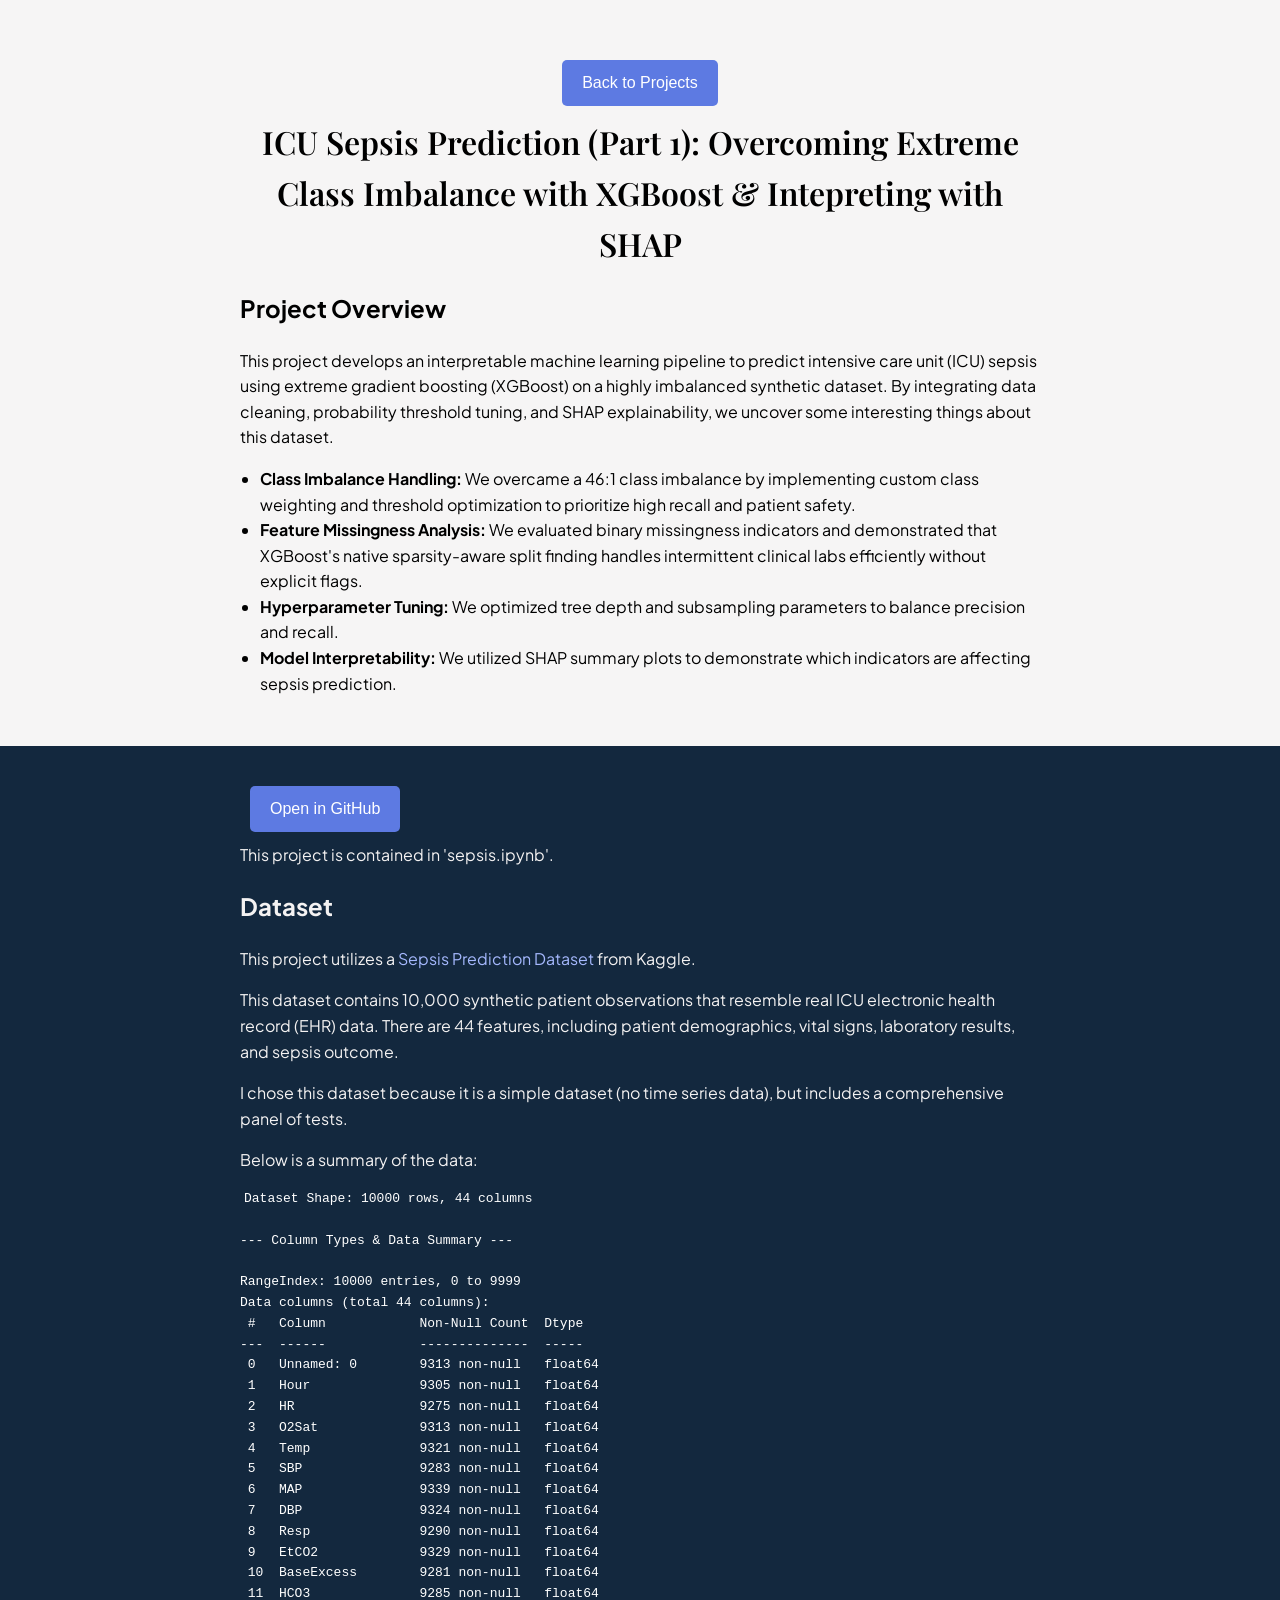
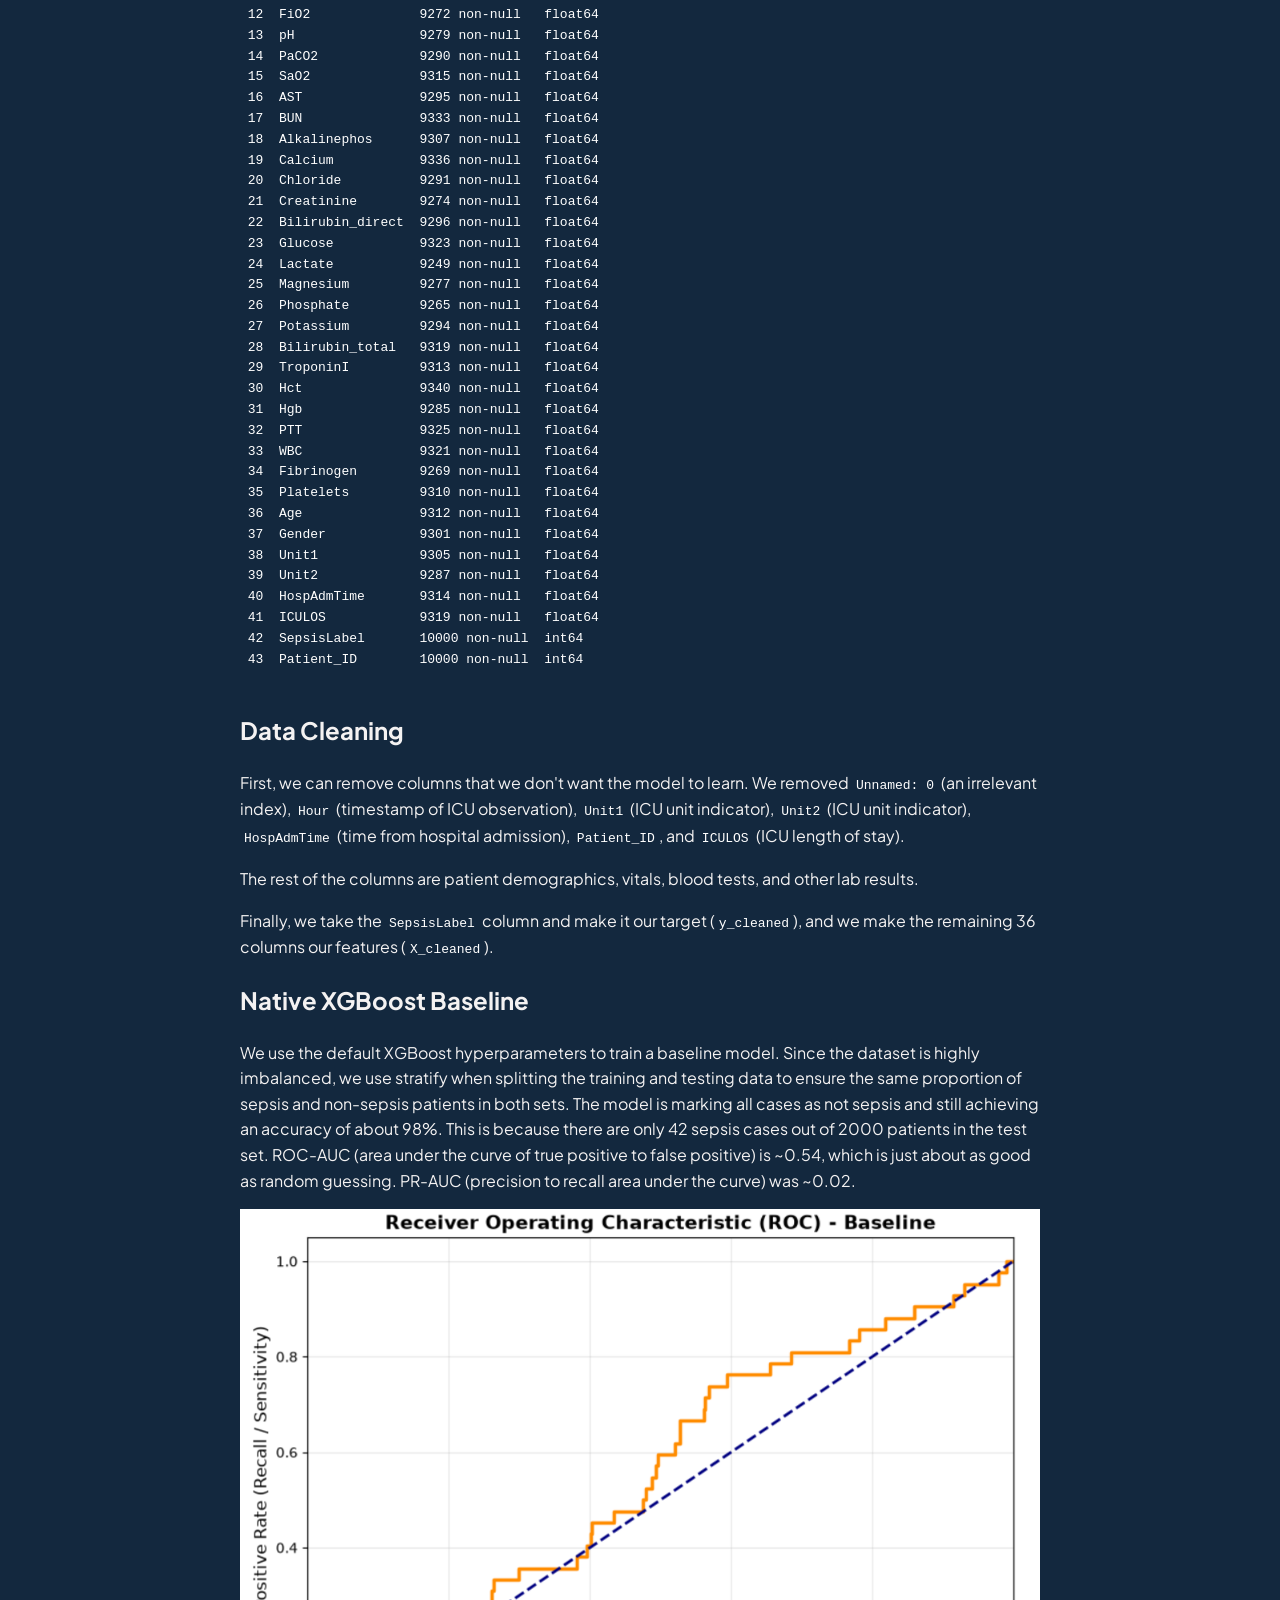
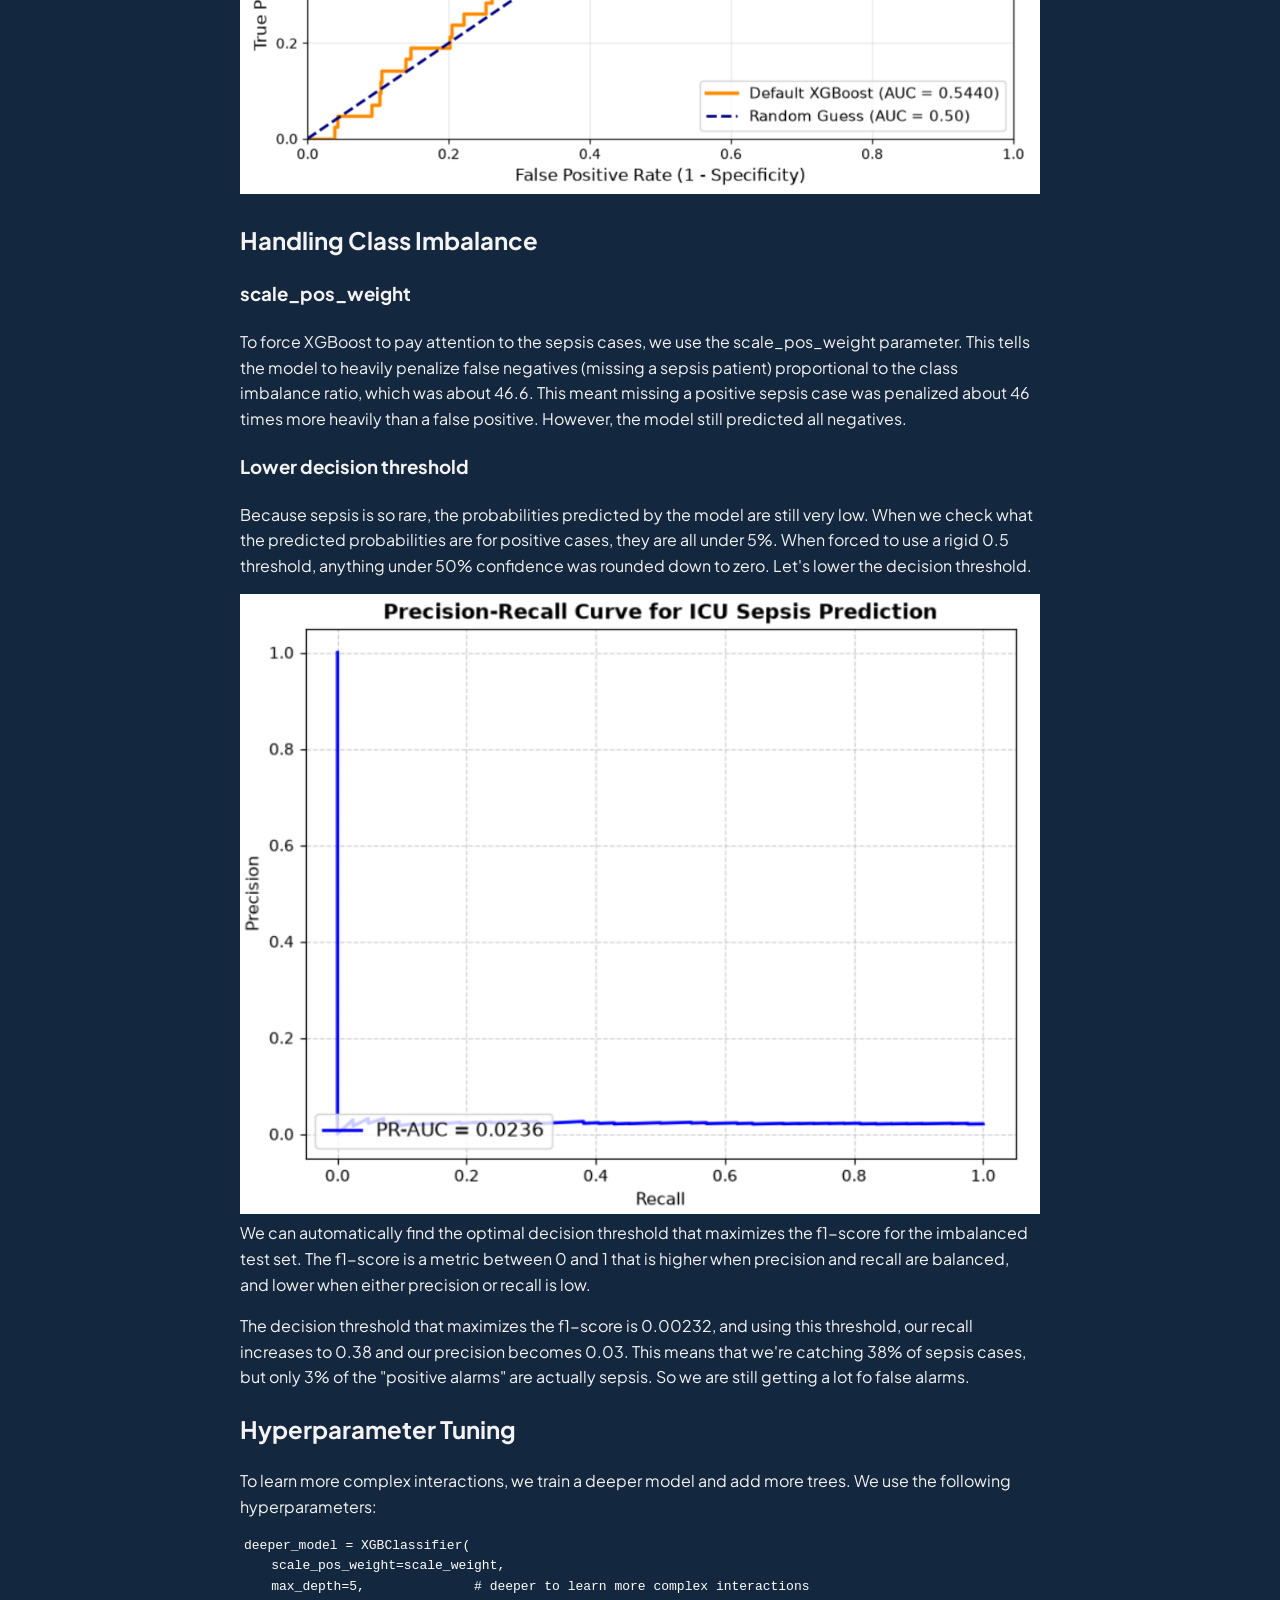
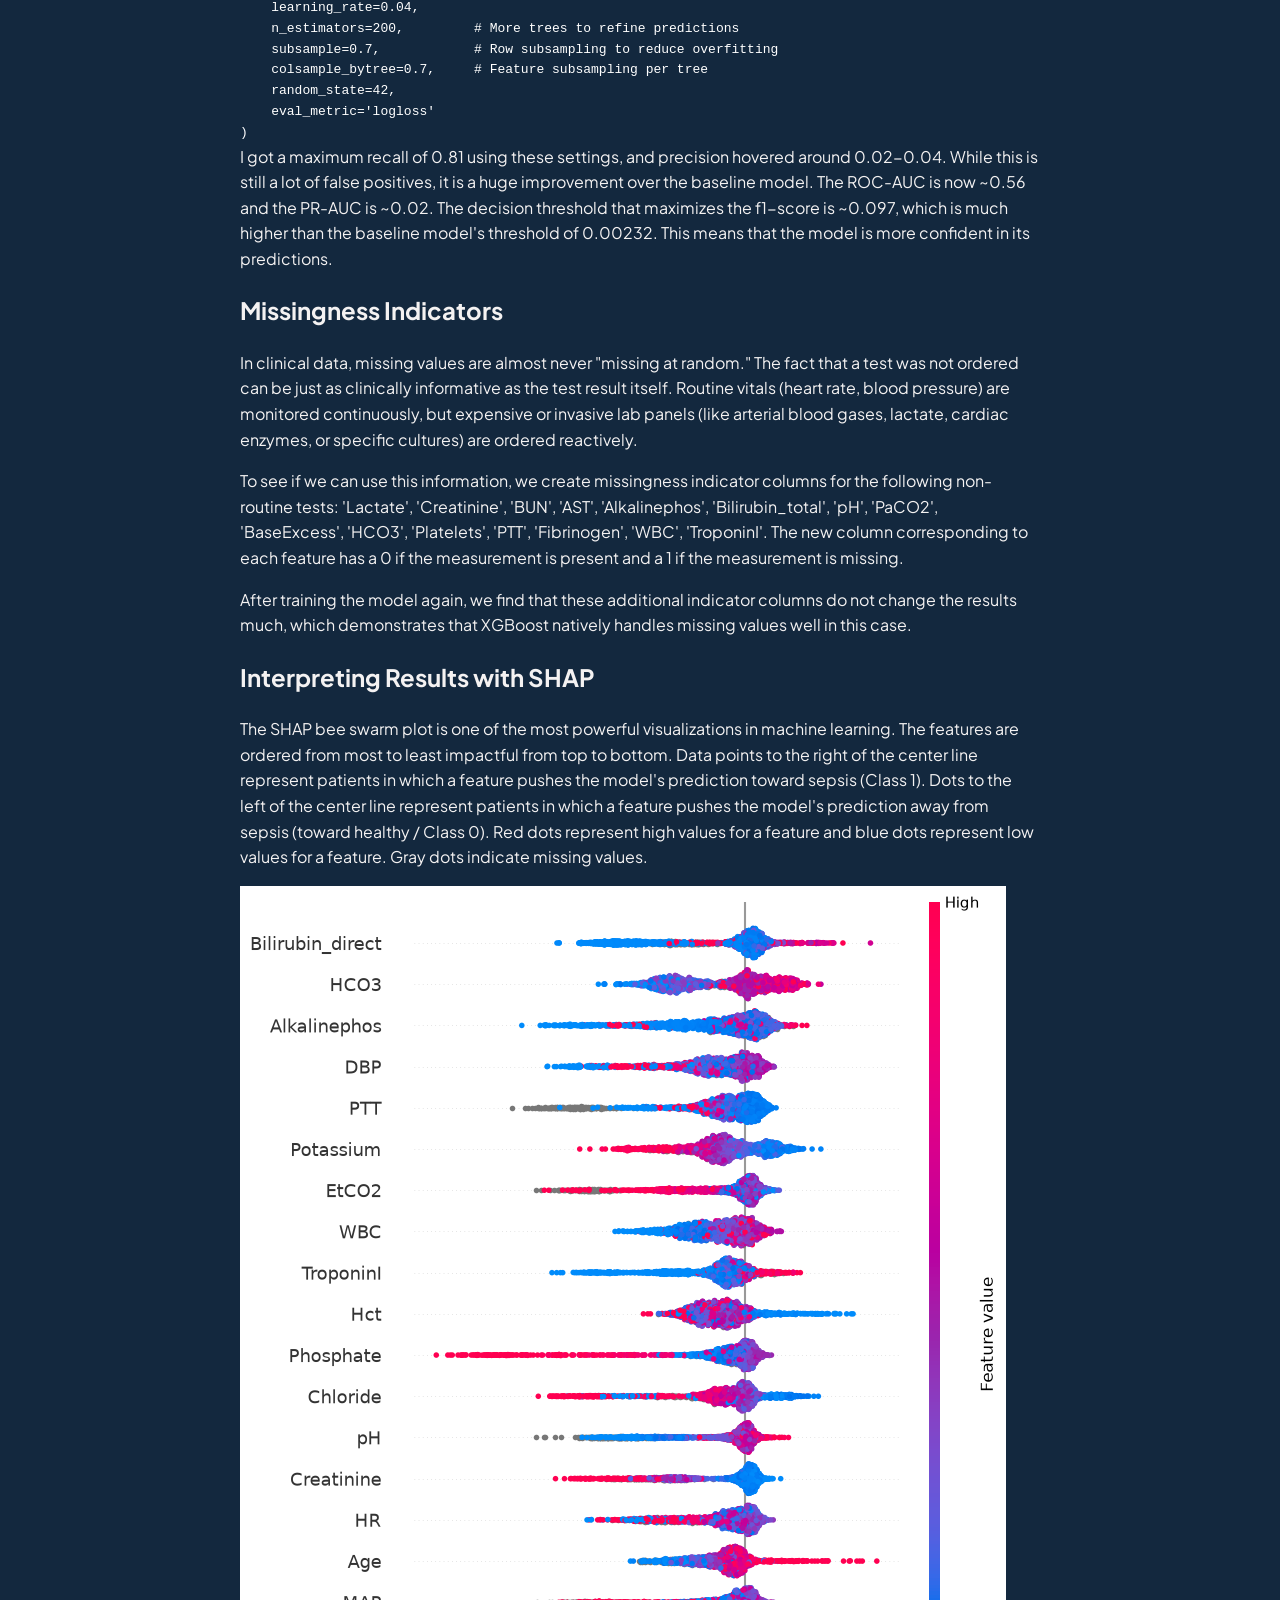
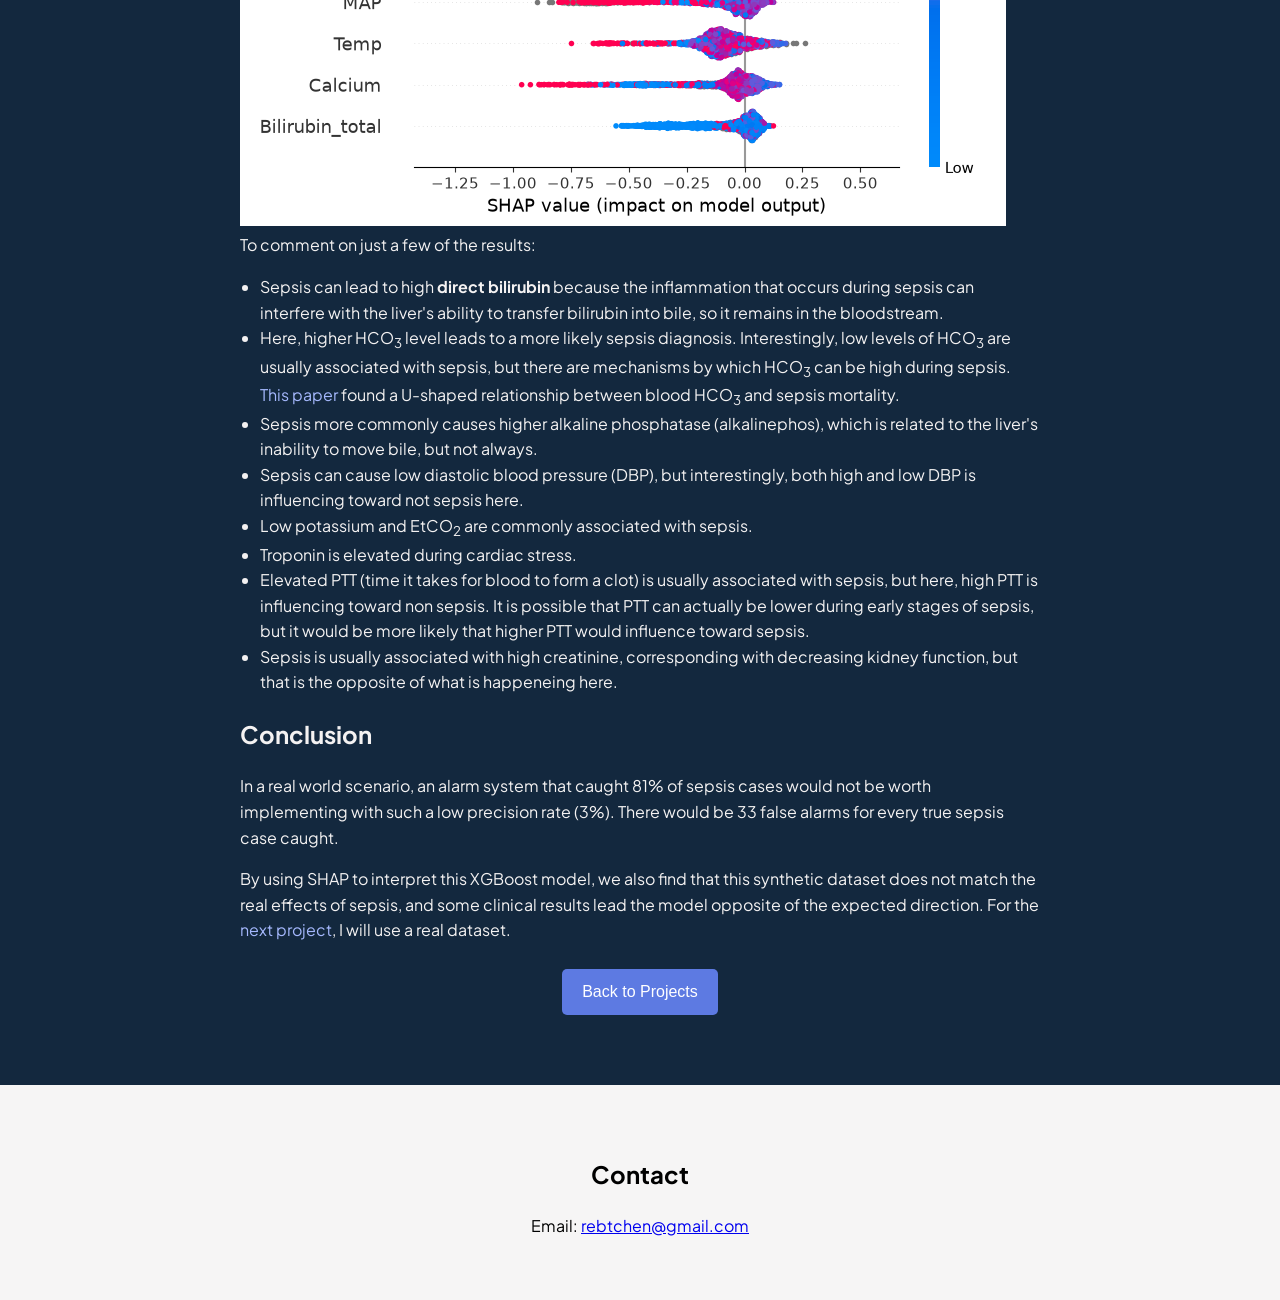
<file: sepsis/index.html>
<!DOCTYPE html>
<html lang="en">
<head>
    <meta charset="UTF-8">
    <meta name="viewport" content="width=device-width, initial-scale=1.0">
    <link rel="stylesheet" href="..\style.css">
    <title>Portfolio</title>
</head>
<body>



<header>
<a href="..\index.html" class="download-button">Back to Projects</a>
    <h1>ICU Sepsis Prediction (Part 1): Overcoming Extreme Class Imbalance with XGBoost & Intepreting with SHAP</h1>
    <div class="overview">
    <h2>Project Overview</h2>
    <p>This project develops an interpretable machine learning pipeline to predict intensive care unit (ICU) sepsis using extreme gradient boosting (XGBoost) on a highly imbalanced synthetic dataset. By integrating data cleaning, probability threshold tuning, and SHAP explainability, we uncover some interesting things about this dataset.</p>

        <ul>
        <li><strong>Class Imbalance Handling:</strong> We overcame a 46:1 class imbalance by implementing custom class weighting and threshold optimization to prioritize high recall and patient safety.</li>
        <li><strong>Feature Missingness Analysis:</strong> We evaluated binary missingness indicators and demonstrated that XGBoost's native sparsity-aware split finding handles intermittent clinical labs efficiently without explicit flags.</li>
        <li><strong>Hyperparameter Tuning:</strong> We optimized tree depth and subsampling parameters to balance precision and recall.</li>
        <li><strong>Model Interpretability:</strong> We utilized SHAP summary plots to demonstrate which indicators are affecting sepsis prediction.</li>
        </ul>
    </div>
</header>
    
<main>
<div class="tutorial">
            <a href="https://github.com/bbqrebs/sepsis" class="download-button" target="_blank" rel="noopener noreferrer">Open in GitHub</a> 
            <p>This project is contained in 'sepsis.ipynb'.</p>
    <h2>Dataset</h2>
    <p>This project utilizes a <a href="https://www.kaggle.com/datasets/dataset066/sepsis-prediction-dataset">Sepsis Prediction Dataset</a> from Kaggle.</p>
    
    <p>This dataset contains 10,000 synthetic patient observations that resemble real ICU electronic health record (EHR) data. There are 44 features, including patient demographics, vital signs, laboratory results, and sepsis outcome.</p>

    <p>I chose this dataset because it is a simple dataset (no time series data), but includes a comprehensive panel of tests.</p>

    <p>Below is a summary of the data:</p>
    <pre><code>Dataset Shape: 10000 rows, 44 columns

--- Column Types & Data Summary ---

RangeIndex: 10000 entries, 0 to 9999
Data columns (total 44 columns):
 #   Column            Non-Null Count  Dtype  
---  ------            --------------  -----  
 0   Unnamed: 0        9313 non-null   float64
 1   Hour              9305 non-null   float64
 2   HR                9275 non-null   float64
 3   O2Sat             9313 non-null   float64
 4   Temp              9321 non-null   float64
 5   SBP               9283 non-null   float64
 6   MAP               9339 non-null   float64
 7   DBP               9324 non-null   float64
 8   Resp              9290 non-null   float64
 9   EtCO2             9329 non-null   float64
 10  BaseExcess        9281 non-null   float64
 11  HCO3              9285 non-null   float64
 12  FiO2              9272 non-null   float64
 13  pH                9279 non-null   float64
 14  PaCO2             9290 non-null   float64
 15  SaO2              9315 non-null   float64
 16  AST               9295 non-null   float64
 17  BUN               9333 non-null   float64
 18  Alkalinephos      9307 non-null   float64
 19  Calcium           9336 non-null   float64
 20  Chloride          9291 non-null   float64
 21  Creatinine        9274 non-null   float64
 22  Bilirubin_direct  9296 non-null   float64
 23  Glucose           9323 non-null   float64
 24  Lactate           9249 non-null   float64
 25  Magnesium         9277 non-null   float64
 26  Phosphate         9265 non-null   float64
 27  Potassium         9294 non-null   float64
 28  Bilirubin_total   9319 non-null   float64
 29  TroponinI         9313 non-null   float64
 30  Hct               9340 non-null   float64
 31  Hgb               9285 non-null   float64
 32  PTT               9325 non-null   float64
 33  WBC               9321 non-null   float64
 34  Fibrinogen        9269 non-null   float64
 35  Platelets         9310 non-null   float64
 36  Age               9312 non-null   float64
 37  Gender            9301 non-null   float64
 38  Unit1             9305 non-null   float64
 39  Unit2             9287 non-null   float64
 40  HospAdmTime       9314 non-null   float64
 41  ICULOS            9319 non-null   float64
 42  SepsisLabel       10000 non-null  int64  
 43  Patient_ID        10000 non-null  int64  
    </code></pre>

    <h2>Data Cleaning</h2>

    <p>First, we can remove columns that we don't want the model to learn. We removed <code>Unnamed: 0</code> (an irrelevant index), <code>Hour</code> (timestamp of ICU observation), <code>Unit1</code> (ICU unit indicator), <code>Unit2</code> (ICU unit indicator), <code>HospAdmTime</code> (time from hospital admission), <code>Patient_ID</code>, and <code>ICULOS</code> (ICU length of stay). 
    </p>
    <p>The rest of the columns are patient demographics, vitals, blood tests, and other lab results.</p>
    <p>Finally, we take the <code>SepsisLabel</code> column and make it our target (<code>y_cleaned</code>), and we make the remaining 36 columns our features (<code>X_cleaned</code>). </p>

    <h2>Native XGBoost Baseline</h2>

    <p>We use the default XGBoost hyperparameters to train a baseline model. Since the dataset is highly imbalanced, we use stratify when splitting the training and testing data to ensure the same proportion of sepsis and non-sepsis patients in both sets. The model is marking all cases as not sepsis and still achieving an accuracy of about 98%. This is because there are only 42 sepsis cases out of 2000 patients in the test set. ROC-AUC (area under the curve of true positive to false positive) is ~0.54, which is just about as good as random guessing. PR-AUC (precision to recall area under the curve) was ~0.02.</p>

    <img src="baseline_roc.png" alt="Baseline Model Performance" style="max-width: 100%; height: auto;">

    <h2>Handling Class Imbalance</h2>

    <h3>scale_pos_weight</h3>

    <p>To force XGBoost to pay attention to the sepsis cases, we use the scale_pos_weight parameter. This tells the model to heavily penalize false negatives (missing a sepsis patient) proportional to the class imbalance ratio, which was about 46.6. This meant missing a positive sepsis case was penalized about 46 times more heavily than a false positive. However, the model still predicted all negatives.</p>

    <h3>Lower decision threshold</h3>

    <p>Because sepsis is so rare, the probabilities predicted by the model are still very low. When we check what the predicted probabilities are for positive cases, they are all under 5%. When forced to use a rigid 0.5 threshold, anything under 50% confidence was rounded down to zero. Let's lower the decision threshold. </p>

    <img src="baseline_pr.png" alt="Baseline Precision Recall Curve" style="max-width: 100%; height: auto;">
    
    <p>We can automatically find the optimal decision threshold that maximizes the f1-score for the imbalanced test set. The f1-score is a metric between 0 and 1 that is higher when precision and recall are balanced, and lower when either precision or recall is low.</p>
    
    <p>The decision threshold that maximizes the f1-score is 0.00232, and using this threshold, our recall increases to 0.38 and our precision becomes 0.03. This means that we're catching 38% of sepsis cases, but only 3% of the "positive alarms" are actually sepsis. So we are still getting a lot fo false alarms.</p>


    <h2>Hyperparameter Tuning</h2>

    <p>To learn more complex interactions, we train a deeper model and add more trees. We use the following hyperparameters:</p>

    <pre><code>deeper_model = XGBClassifier(
    scale_pos_weight=scale_weight,
    max_depth=5,              # deeper to learn more complex interactions
    learning_rate=0.04,       
    n_estimators=200,         # More trees to refine predictions
    subsample=0.7,            # Row subsampling to reduce overfitting
    colsample_bytree=0.7,     # Feature subsampling per tree
    random_state=42,
    eval_metric='logloss'
)</code></pre>

    <p>I got a maximum recall of 0.81 using these settings, and precision hovered around 0.02-0.04. While this is still a lot of false positives, it is a huge improvement over the baseline model. The ROC-AUC is now ~0.56 and the PR-AUC is ~0.02. The decision threshold that maximizes the f1-score is ~0.097, which is much higher than the baseline model's threshold of 0.00232. This means that the model is more confident in its predictions.</p>

    <h2>Missingness Indicators</h2>

    <p>In clinical data, missing values are almost never "missing at random." The fact that a test was not ordered can be just as clinically informative as the test result itself. Routine vitals (heart rate, blood pressure) are monitored continuously, but expensive or invasive lab panels (like arterial blood gases, lactate, cardiac enzymes, or specific cultures) are ordered reactively.</p>

    <p>To see if we can use this information, we create missingness indicator columns for the following non-routine tests: 'Lactate', 'Creatinine', 'BUN', 'AST', 'Alkalinephos', 
    'Bilirubin_total', 'pH', 'PaCO2', 'BaseExcess', 'HCO3', 
    'Platelets', 'PTT', 'Fibrinogen', 'WBC', 'TroponinI'. The new column corresponding to each feature has a 0 if the measurement is present and a 1 if the measurement is missing.</p>

    <p>After training the model again, we find that these additional indicator columns do not change the results much, which demonstrates that XGBoost natively handles missing values well in this case.</p>

    <h2>Interpreting Results with SHAP</h2>

    <p>The SHAP bee swarm plot is one of the most powerful visualizations in machine learning. The features are ordered from most to least impactful from top to bottom. Data points to the right of the center line represent patients in which a feature pushes the model's prediction toward sepsis (Class 1). Dots to the left of the center line represent patients in which a feature pushes the model's prediction away from sepsis (toward healthy / Class 0). Red dots represent high values for a feature and blue dots represent low values for a feature. Gray dots indicate missing values.</p>

    <img src="shap_swarm.png" alt="SHAP Swarm Plot" style="max-width: 100%; height: auto;">

    <p>To comment on just a few of the results:</p>
    <ul>
        <li>Sepsis can lead to high <b>direct bilirubin</b> because the inflammation that occurs during sepsis can interfere with the liver's ability to transfer bilirubin into bile, so it remains in the bloodstream.</li>
        <li>Here, higher HCO<sub>3</sub> level leads to a more likely sepsis diagnosis. Interestingly, low levels of HCO<sub>3</sub> are usually associated with sepsis, but there are mechanisms by which HCO<sub>3</sub> can be high during sepsis. <a href="https://pmc.ncbi.nlm.nih.gov/articles/PMC12394846/">This paper</a> found a U-shaped relationship between blood HCO<sub>3</sub> and sepsis mortality.</li>
        <li>Sepsis more commonly causes higher alkaline phosphatase (alkalinephos), which is related to the liver's inability to move bile, but not always. </li>
        </li>
        <li>Sepsis can cause low diastolic blood pressure (DBP), but interestingly, both high and low DBP is influencing toward not sepsis here.</li>
        <li>Low potassium and EtCO<sub>2</sub> are commonly associated with sepsis.</li>
        <li>Troponin is elevated during cardiac stress.</li>
        <li>Elevated PTT (time it takes for blood to form a clot) is usually associated with sepsis, but here, high PTT is influencing toward non sepsis. It is possible that PTT can actually be lower during early stages of sepsis, but it would be more likely that higher PTT would influence toward sepsis.</li>
        <li>Sepsis is usually associated with high creatinine, corresponding with decreasing kidney function, but that is the opposite of what is happeneing here.</li>
    </ul>
    
    <h2>Conclusion</h2>

    <p>In a real world scenario, an alarm system that caught 81% of sepsis cases would not be worth implementing with such a low precision rate (3%). There would be 33 false alarms for every true sepsis case caught.</p>

    <p>By using SHAP to interpret this XGBoost model, we also find that this synthetic dataset does not match the real effects of sepsis, and some clinical results lead the model opposite of the expected direction. For the <a href='..\sepsis_deltas/index.html'>next project</a>, I will use a real dataset.</p>

    <div style="text-align: center;"><a href="..\index.html" class="download-button">Back to Projects</a></div>

    
</div>    
</main>


<footer>
    <h2>Contact</h2>
    <p>Email: <a href="mailto:rebtchen@gmail.com">rebtchen@gmail.com</a></p>
</footer>

</body>
</html>
</file>
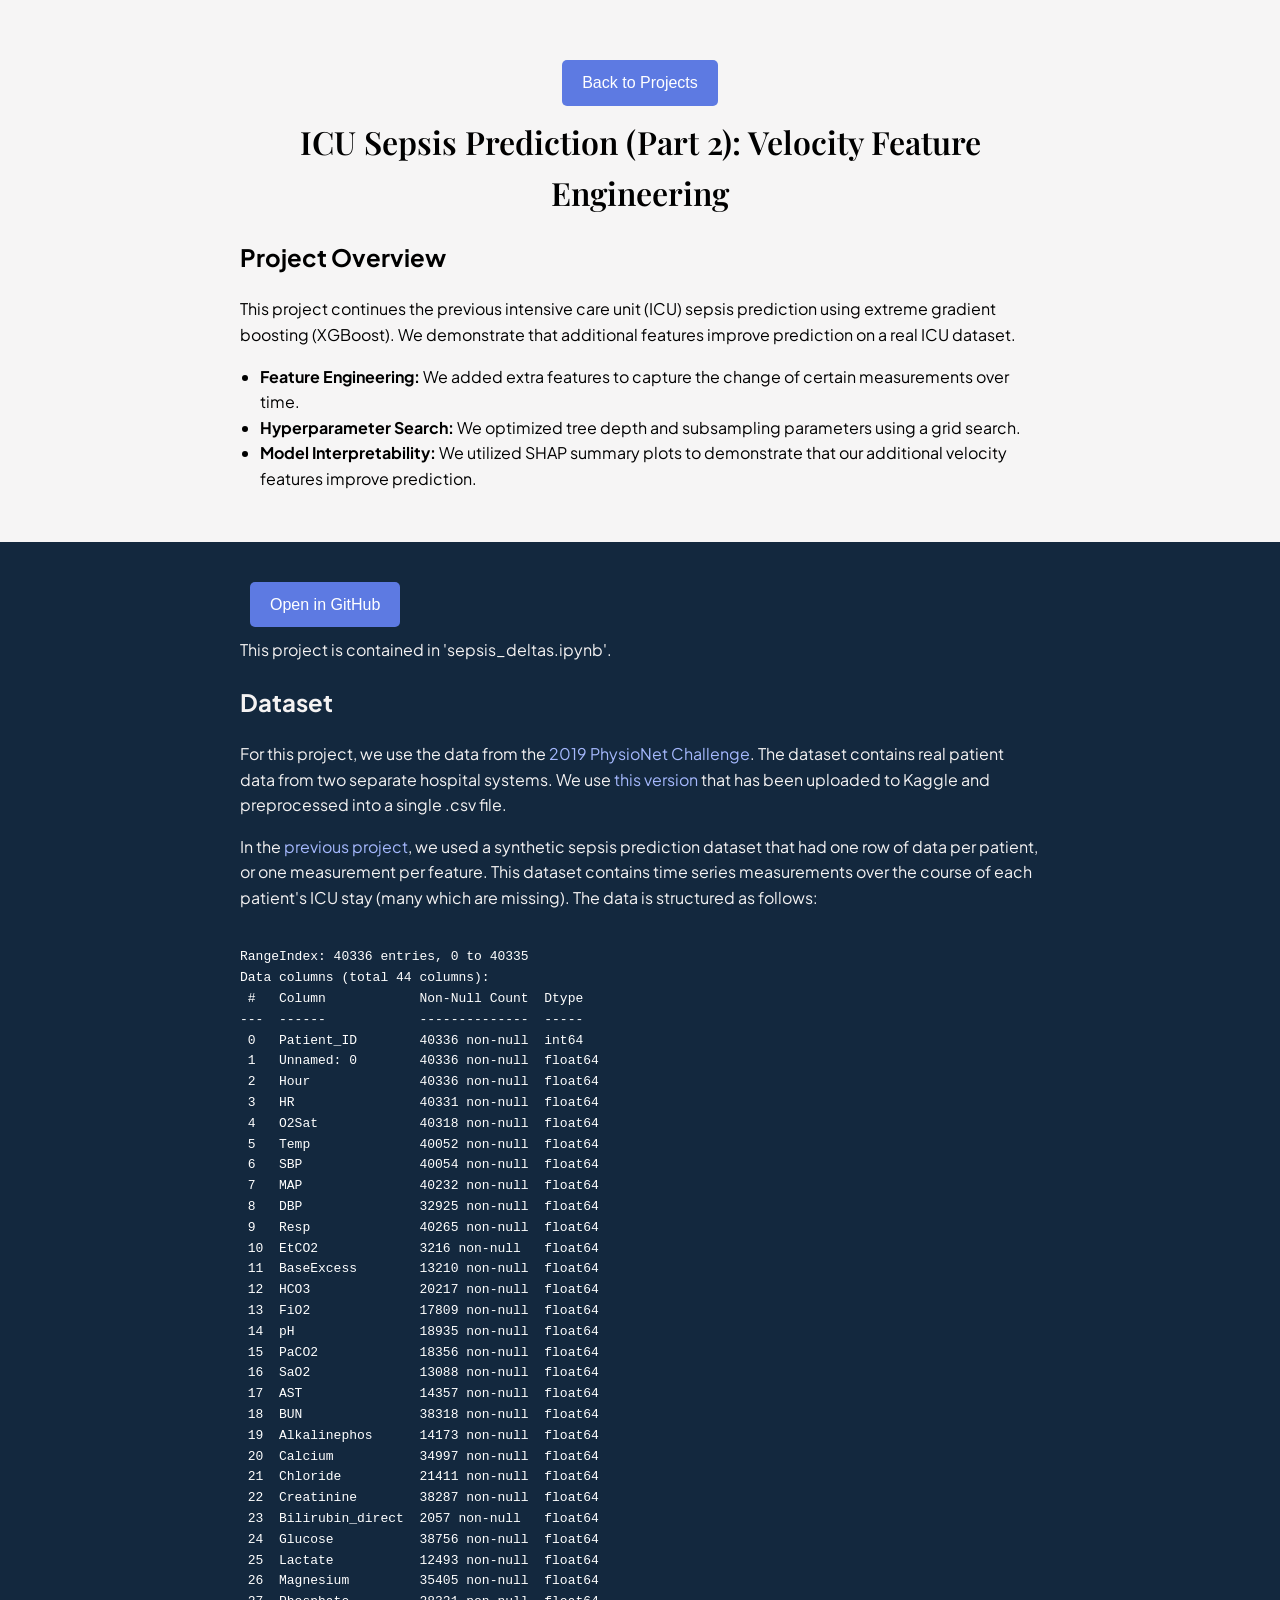
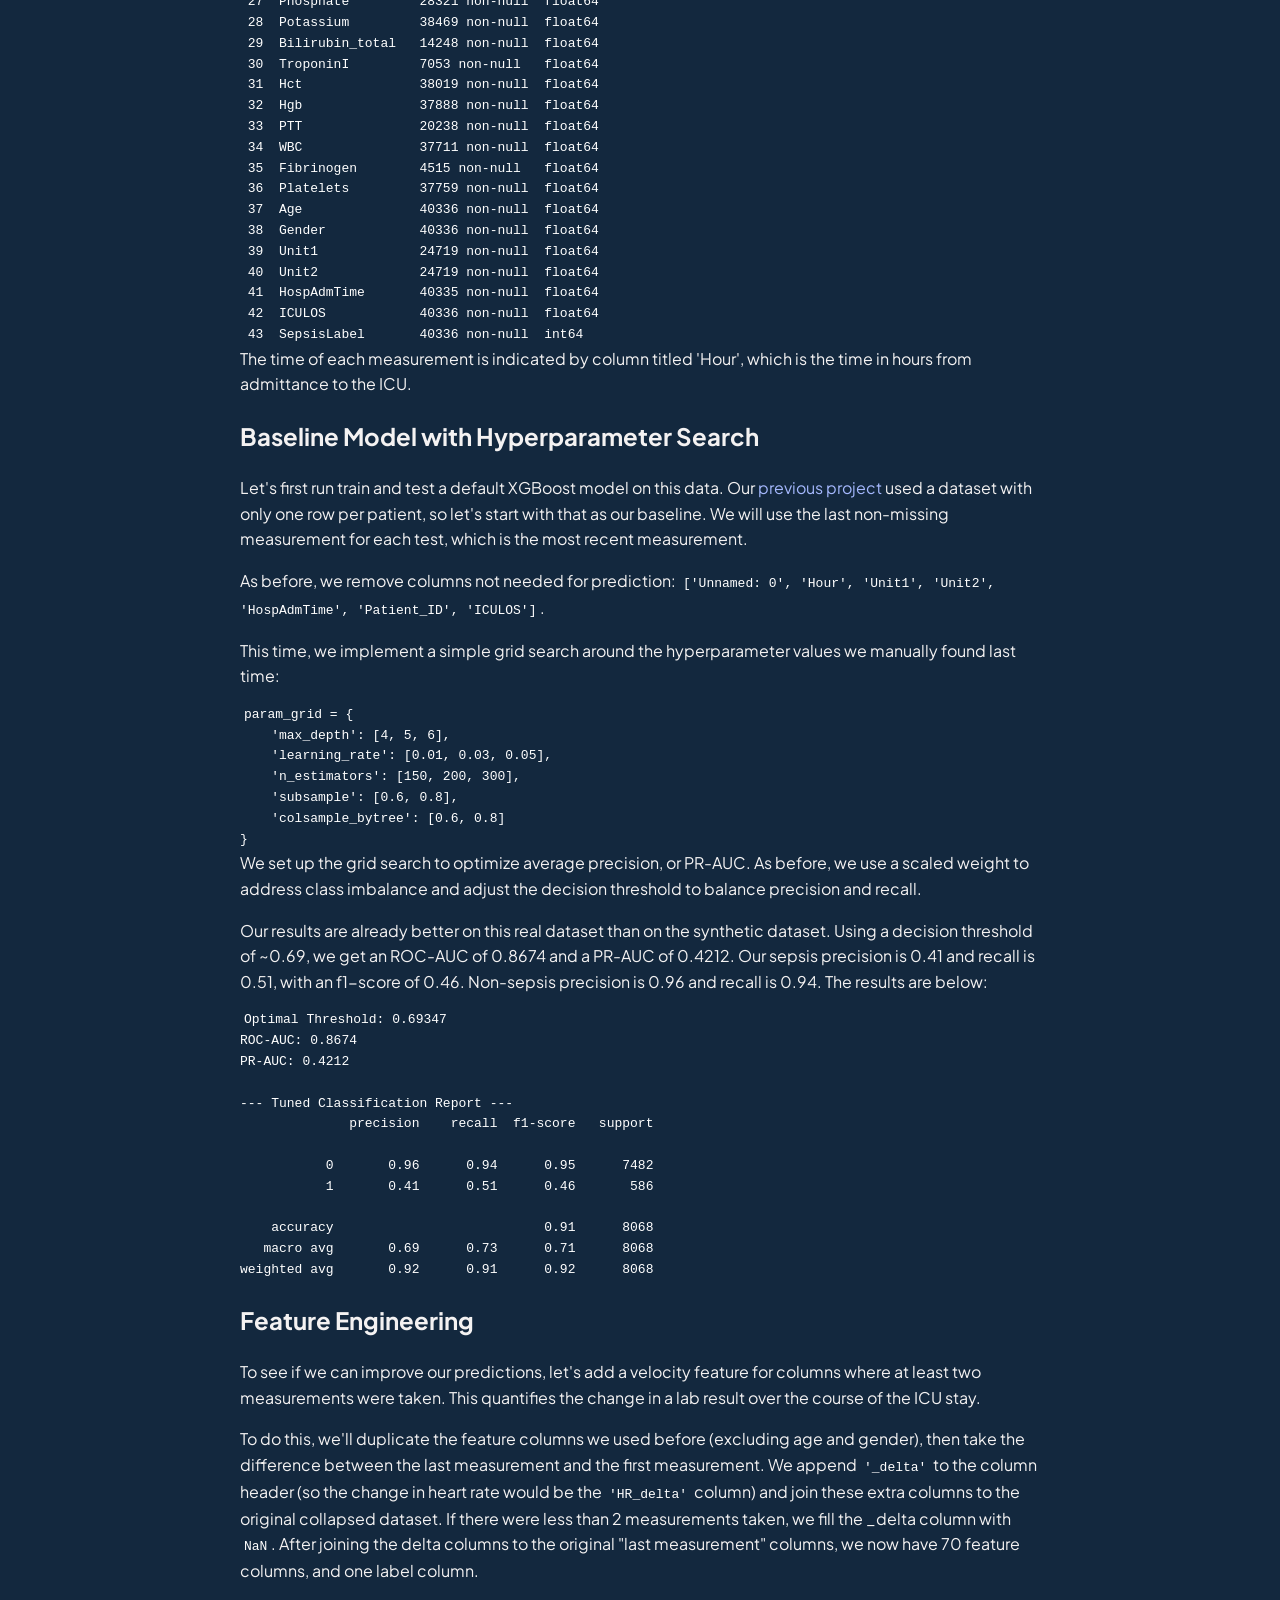
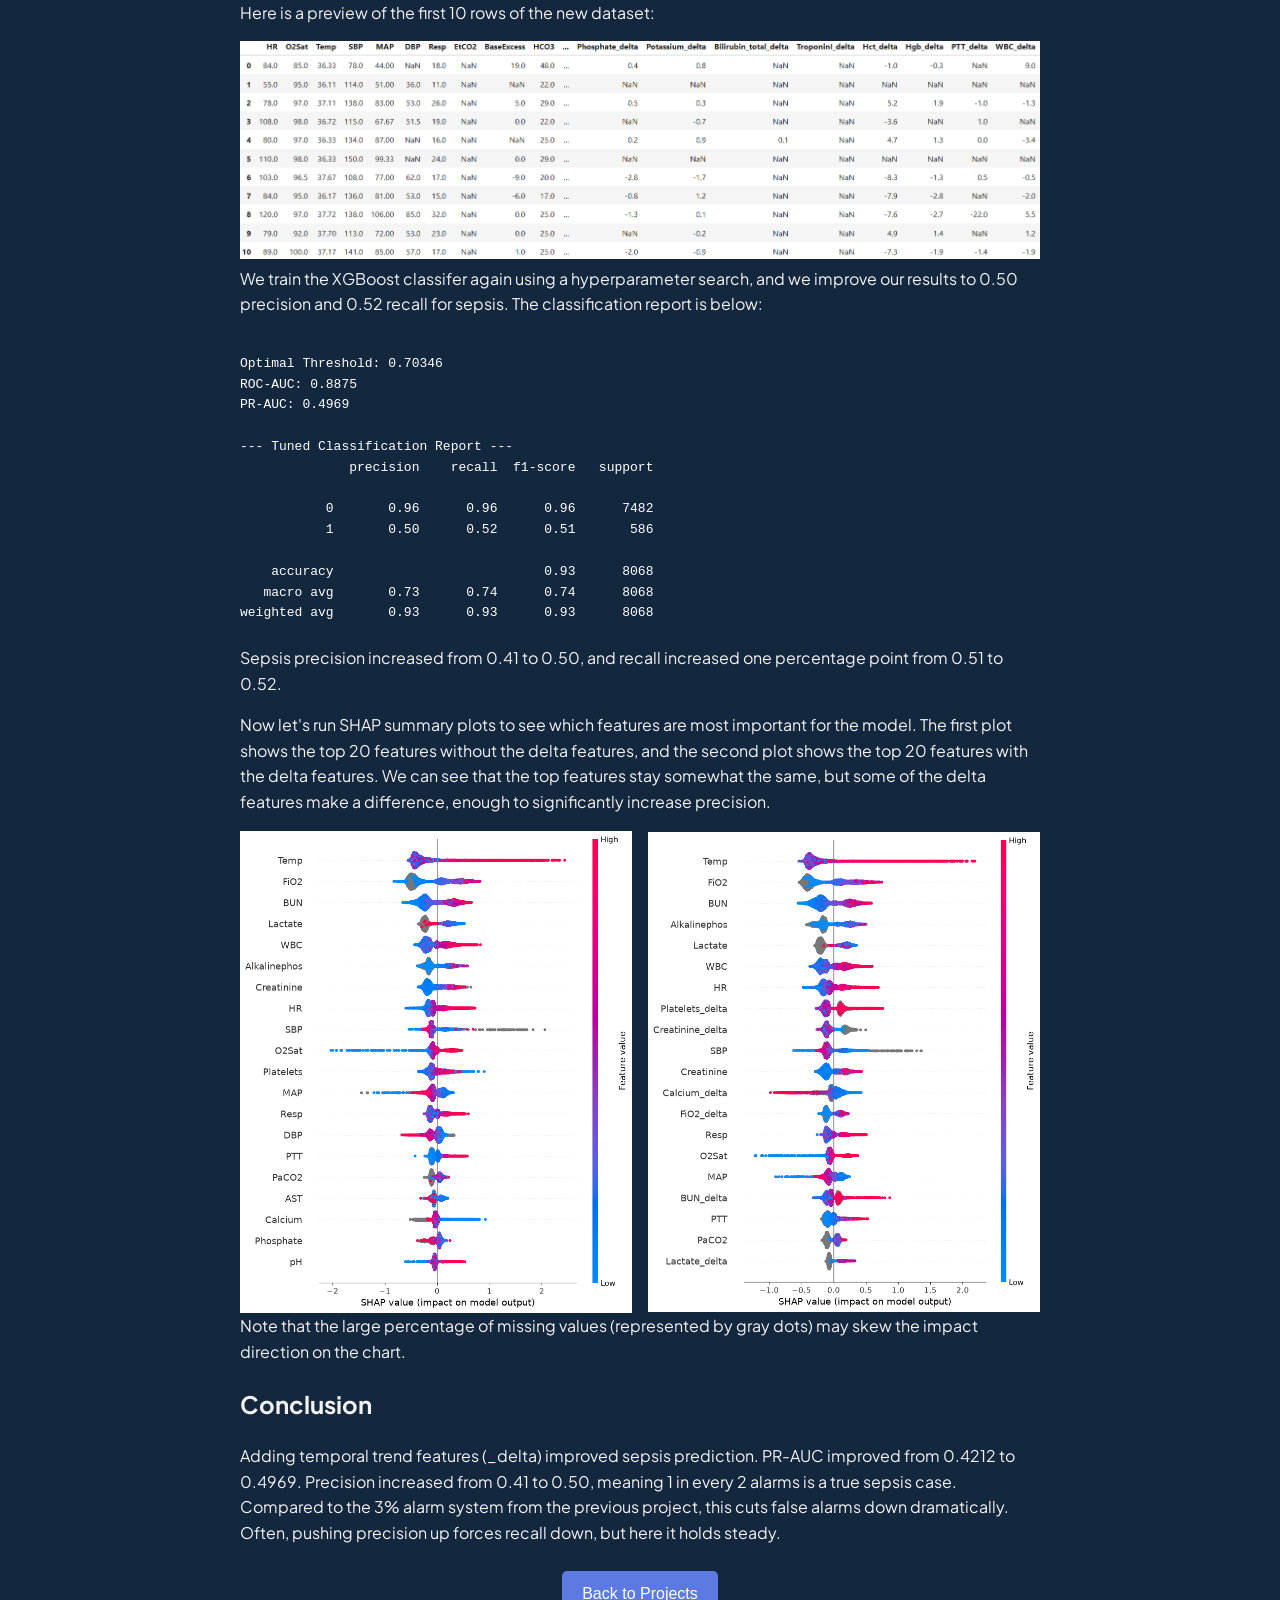
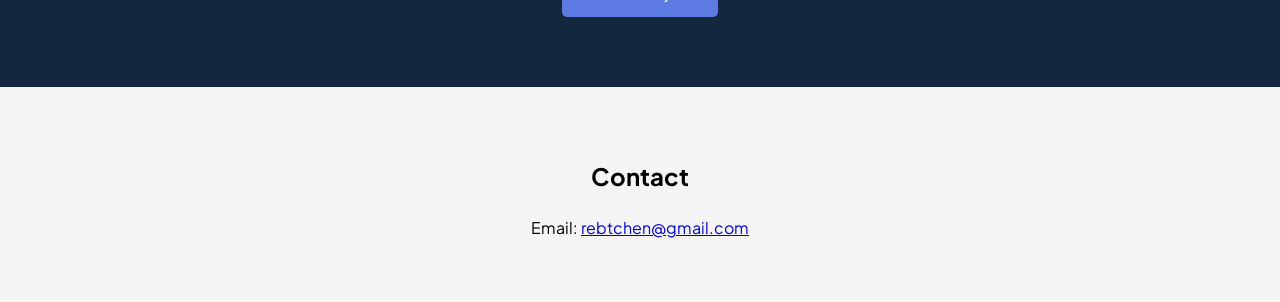
<file: sepsis_deltas/index.html>
<!DOCTYPE html>
<html lang="en">
<head>
    <meta charset="UTF-8">
    <meta name="viewport" content="width=device-width, initial-scale=1.0">
    <link rel="stylesheet" href="..\style.css">
    <title>Portfolio</title>
</head>
<body>



<header>
<a href="..\index.html" class="download-button">Back to Projects</a>
    <h1>ICU Sepsis Prediction (Part 2): Velocity Feature Engineering</h1>
    <div class="overview">
    <h2>Project Overview</h2>
    <p>This project continues the previous intensive care unit (ICU) sepsis prediction using extreme gradient boosting (XGBoost). We demonstrate that additional features improve prediction on a real ICU dataset.</p>

        <ul>
        <li><strong>Feature Engineering:</strong> We added extra features to capture the change of certain measurements over time.</li>
        <li><strong>Hyperparameter Search:</strong> We optimized tree depth and subsampling parameters using a grid search.</li>
        <li><strong>Model Interpretability:</strong> We utilized SHAP summary plots to demonstrate that our additional velocity features improve prediction.</li>
        </ul>
    </div>
</header>
    
<main>
<div class="tutorial">
<a href="https://github.com/bbqrebs/sepsis" class="download-button" target="_blank" rel="noopener noreferrer">Open in GitHub</a> 
            <p>This project is contained in 'sepsis_deltas.ipynb'.</p>
<h2>Dataset</h2>
<p>For this project, we use the data from the <a href='https://physionet.org/content/challenge-2019/1.0.0/'>2019 PhysioNet Challenge</a>. The dataset contains real patient data from two separate hospital systems. We use <a href='https://www.kaggle.com/datasets/farjanayesmin/the-physionet-challenge-2019-dataset'>this version</a> that has been uploaded to Kaggle and preprocessed into a single .csv file.</p>

<p>In the <a href='..\sepsis/index.html'>previous project</a>, we used a synthetic sepsis prediction dataset that had one row of data per patient, or one measurement per feature. This dataset contains time series measurements over the course of each patient's ICU stay (many which are missing). The data is structured as follows:</p>

<pre><code>
RangeIndex: 40336 entries, 0 to 40335
Data columns (total 44 columns):
 #   Column            Non-Null Count  Dtype  
---  ------            --------------  -----  
 0   Patient_ID        40336 non-null  int64  
 1   Unnamed: 0        40336 non-null  float64
 2   Hour              40336 non-null  float64
 3   HR                40331 non-null  float64
 4   O2Sat             40318 non-null  float64
 5   Temp              40052 non-null  float64
 6   SBP               40054 non-null  float64
 7   MAP               40232 non-null  float64
 8   DBP               32925 non-null  float64
 9   Resp              40265 non-null  float64
 10  EtCO2             3216 non-null   float64
 11  BaseExcess        13210 non-null  float64
 12  HCO3              20217 non-null  float64
 13  FiO2              17809 non-null  float64
 14  pH                18935 non-null  float64
 15  PaCO2             18356 non-null  float64
 16  SaO2              13088 non-null  float64
 17  AST               14357 non-null  float64
 18  BUN               38318 non-null  float64
 19  Alkalinephos      14173 non-null  float64
 20  Calcium           34997 non-null  float64
 21  Chloride          21411 non-null  float64
 22  Creatinine        38287 non-null  float64
 23  Bilirubin_direct  2057 non-null   float64
 24  Glucose           38756 non-null  float64
 25  Lactate           12493 non-null  float64
 26  Magnesium         35405 non-null  float64
 27  Phosphate         28321 non-null  float64
 28  Potassium         38469 non-null  float64
 29  Bilirubin_total   14248 non-null  float64
 30  TroponinI         7053 non-null   float64
 31  Hct               38019 non-null  float64
 32  Hgb               37888 non-null  float64
 33  PTT               20238 non-null  float64
 34  WBC               37711 non-null  float64
 35  Fibrinogen        4515 non-null   float64
 36  Platelets         37759 non-null  float64
 37  Age               40336 non-null  float64
 38  Gender            40336 non-null  float64
 39  Unit1             24719 non-null  float64
 40  Unit2             24719 non-null  float64
 41  HospAdmTime       40335 non-null  float64
 42  ICULOS            40336 non-null  float64
 43  SepsisLabel       40336 non-null  int64
</code></pre>

<p>The time of each measurement is indicated by column titled 'Hour', which is the time in hours from admittance to the ICU.</p>

<h2>Baseline Model with Hyperparameter Search</h2>
<p>Let's first run train and test a default XGBoost model on this data. Our <a href='..\sepsis/index.html'>previous project</a> used a dataset with only one row per patient, so let's start with that as our baseline. We will use the last non-missing measurement for each test, which is the most recent measurement.</p>
    
<p>As before, we remove columns not needed for prediction: <code>['Unnamed: 0', 'Hour', 'Unit1', 'Unit2', 'HospAdmTime', 'Patient_ID', 'ICULOS']</code>.</p> 

<p>This time, we implement a simple grid search around the hyperparameter values we manually found last time:</p>

<pre><code>param_grid = {
    'max_depth': [4, 5, 6],
    'learning_rate': [0.01, 0.03, 0.05],
    'n_estimators': [150, 200, 300],
    'subsample': [0.6, 0.8],
    'colsample_bytree': [0.6, 0.8]
}
</code></pre>

<p>We set up the grid search to optimize average precision, or PR-AUC. As before, we use a scaled weight to address class imbalance and adjust the decision threshold to balance precision and recall.</p> 

<p>Our results are already better on this real dataset than on the synthetic dataset. Using a decision threshold of ~0.69, we get an ROC-AUC of 0.8674 and a PR-AUC of 0.4212. Our sepsis precision is 0.41 and recall is 0.51, with an f1-score of 0.46. Non-sepsis precision is 0.96 and recall is 0.94. The results are below:</p>

<pre><code>Optimal Threshold: 0.69347
ROC-AUC: 0.8674
PR-AUC: 0.4212

--- Tuned Classification Report ---
              precision    recall  f1-score   support

           0       0.96      0.94      0.95      7482
           1       0.41      0.51      0.46       586

    accuracy                           0.91      8068
   macro avg       0.69      0.73      0.71      8068
weighted avg       0.92      0.91      0.92      8068
</code></pre>

<h2>Feature Engineering</h2>

<p>To see if we can improve our predictions, let's add a velocity feature for columns where at least two measurements were taken. This quantifies the change in a lab result over the course of the ICU stay.</p> 

<p>To do this, we'll duplicate the feature columns we used before (excluding age and gender), then take the difference between the last measurement and the first measurement. We append <code>'_delta'</code> to the column header (so the change in heart rate would be the <code>'HR_delta'</code> column) and join these extra columns to the original collapsed dataset. If there were less than 2 measurements taken, we fill the _delta column with <code>NaN</code>. After joining the delta columns to the original "last measurement" columns, we now have 70 feature columns, and one label column.</p>

<p>Here is a preview of the first 10 rows of the new dataset:</p>

<img src="deltas.png" alt="Sepsis Dataset with Deltas Screenshot" style="max-width: 100%; height: auto;">

<p>We train the XGBoost classifer again using a hyperparameter search, and we improve our results to 0.50 precision and 0.52 recall for sepsis. The classification report is below:</p>

<pre><code>
Optimal Threshold: 0.70346
ROC-AUC: 0.8875
PR-AUC: 0.4969

--- Tuned Classification Report ---
              precision    recall  f1-score   support

           0       0.96      0.96      0.96      7482
           1       0.50      0.52      0.51       586

    accuracy                           0.93      8068
   macro avg       0.73      0.74      0.74      8068
weighted avg       0.93      0.93      0.93      8068

</code></pre>

<p>Sepsis precision increased from 0.41 to 0.50, and recall increased one percentage point from 0.51 to 0.52.</p>

<p>Now let's run SHAP summary plots to see which features are most important for the model. The first plot shows the top 20 features without the delta features, and the second plot shows the top 20 features with the delta features. We can see that the top features stay somewhat the same, but some of the delta features make a difference, enough to significantly increase precision.</p>

<div style="display: flex; justify-content: space-between; align-items: center;">
  <img src="shap1.png" alt="SHAP Summary no deltas" style="width: 49%; height: auto;">
  <img src="shap2.png" alt="SHAP Summary with Deltas" style="width: 49%; height: auto;">
</div>

<p>Note that the large percentage of missing values (represented by gray dots) may skew the impact direction on the chart.</p>

<h2>Conclusion</h2>

<p>Adding temporal trend features (_delta) improved sepsis prediction. PR-AUC improved from 0.4212 to 0.4969. Precision increased from 0.41 to 0.50, meaning 1 in every 2 alarms is a true sepsis case. Compared to the 3% alarm system from the previous project, this cuts false alarms down dramatically. Often, pushing precision up forces recall down, but here it holds steady.</p>




<div style="text-align: center;"><a href="..\index.html" class="download-button">Back to Projects</a></div>




</div> </main>


<footer>
    <h2>Contact</h2>
    <p>Email: <a href="mailto:rebtchen@gmail.com">rebtchen@gmail.com</a></p>
</footer>

</body>
</html>
</file>
<file: style.css>
@import url('https://fonts.googleapis.com/css2?family=Playfair+Display:ital,wght@0,600;0,700;1,400&family=Plus+Jakarta+Sans:wght@400;500;700&display=swap');
* {
    box-sizing: border-box;
    margin: 0;
    padding: 0;
}


body {
    font-family: 'Plus Jakarta Sans', 'Arial', sans-serif;
    line-height: 1.6;
    color: #f4f2f2;
    background-color: #13283e;
    
}

p {
    margin-bottom: 1rem;
}

header, footer {
    background-color: #f6f5f5;
    padding: 50px;
    text-align: center;
    color: #000;
}

h1 {
    font-family: 'Playfair Display', serif;
    font-weight: 600;
    text-align: center;
    margin: 0 auto;
    max-width: 800px;
}
h2,h3  {
    font-family: 'Plus Jakarta Sans', 'Arial', sans-serif;
    margin-top:20px;
    margin-bottom: 20px;
}
main{
    width: 100%;
    max-width: 1200px;
    margin: 0 auto 30px auto;
    padding: 30px;
}

code {
    color: #fff;
    padding: 2px 4px;
    /* border-radius: 4px; */
}

ul {
    list-style-type: disc;
    margin-left: 20px;
}
.overview {
    font-family: 'Plus Jakarta Sans', 'Arial', sans-serif;
    max-width: 800px;
    margin: 0 auto;
    text-align:left;
}

.tutorial{
    max-width: 800px;
    margin: 0 auto;
}



.grid {
    display: grid;
    grid-template-columns: 1fr;
    gap: 30px;
}

/* Medium screens, 2 cards per row */
@media (min-width: 768px) {

    .grid {
        grid-template-columns: repeat(2, 1fr);
    }
}

/* Large screens and up, 3 cards per row */
@media (min-width: 1024px) {
    .grid {
        grid-template-columns: repeat(3, 1fr);
    }
}

.card {
    display: flex;
    flex-direction: column;
    padding: 20px;
    border: 3px solid #ced0d4;
    border-radius: 6px;
    background-color: #000;
}

/* Ensures all card images match in height and crop cleanly regardless of original size */
.card img {
    width: 100%;
    height: 180px;
    object-fit: cover;
    border-radius: 4px;
    margin-bottom: 20px;
}

.card-content {
    flex-grow: 1;
}

/* Shift card on hover */
.card:hover {
    transform: translateY(-3px);
    box-shadow: 0 4px 12px rgba(245, 242, 242, 0.7);
}

/* Makes the anchor tag stretch to fill the full card area */
.card-link {
    display: flex;
    flex-direction: column;
    height: 100%;
    padding: 1rem;
    color: inherit; /* Preserves default text color */
    text-decoration: none; /* Removes underline from text inside card */
}

.download-button {
    display: inline-block;
    background-color: #5d7ae2;
    color: #ffffff;
    padding: 10px 20px;
    text-decoration: none;
    margin:10px;
    border-radius: 5px;
    font-family: sans-serif;
    font-weight: 500;
    transition: background-color 0.2s ease;
}

.download-button:hover {
    background-color: #555555; /* Gray on hover */
}

.tutorial p a {
    color: #a5b8fd;
    text-decoration: none;
}
.tutorial p a:hover {
    color: #5d7ae2;
    text-decoration: none;
}

.tutorial ul a {
    color: #a5b8fd;
    text-decoration: none;
}
.tutorial ul a:hover {
    color: #5d7ae2;
    text-decoration: none;
}

details.code-collapse {
  margin-bottom: 1rem;
  border: 1px solid #19191a;
  border-radius: 6px;
  overflow: hidden;
}

details.code-collapse summary {
  padding: 12px 16px;
  font-weight: 600;
  background-color: #000;
  cursor: pointer;
  user-select: none;
}

details.code-collapse summary:hover {
  background-color: #222;
}

details.code-collapse pre {
  margin: 0;
  padding: 16px;
  background-color: #000; 
  color: #fff;
}
</file>
